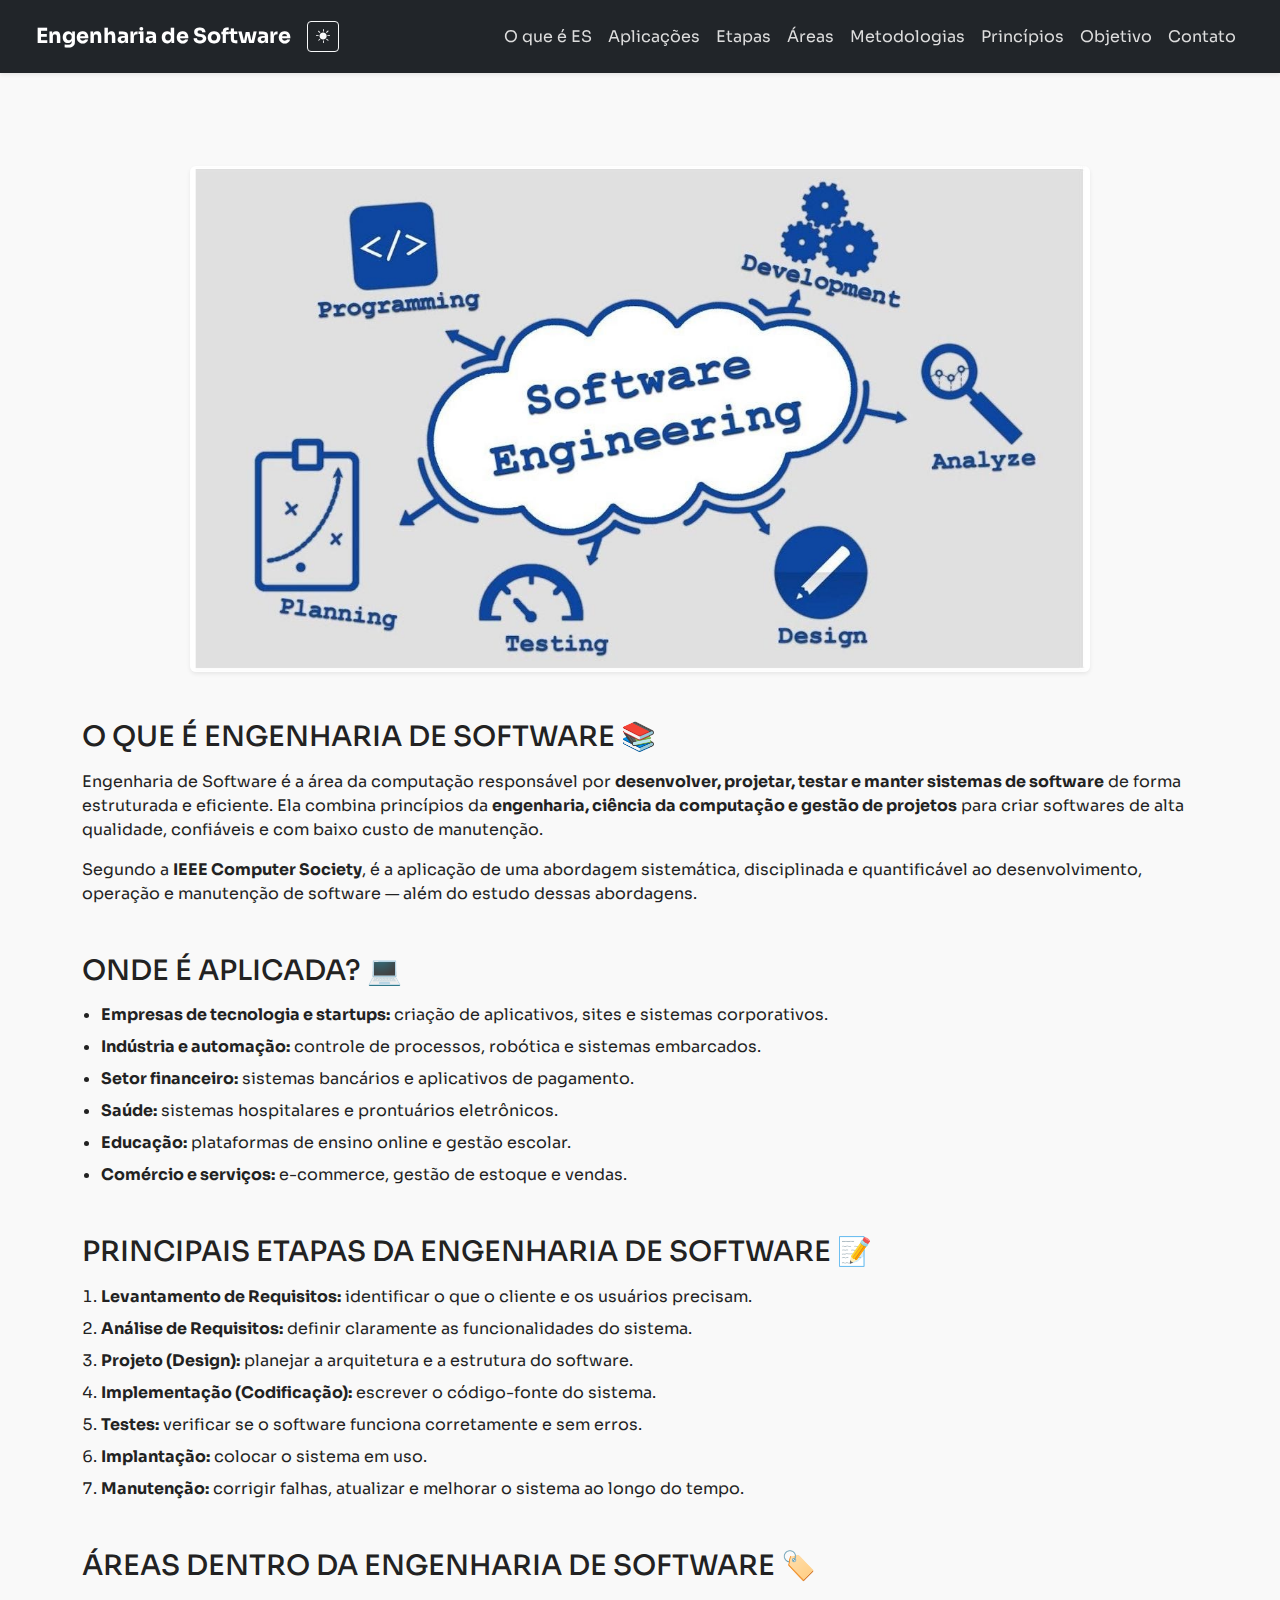
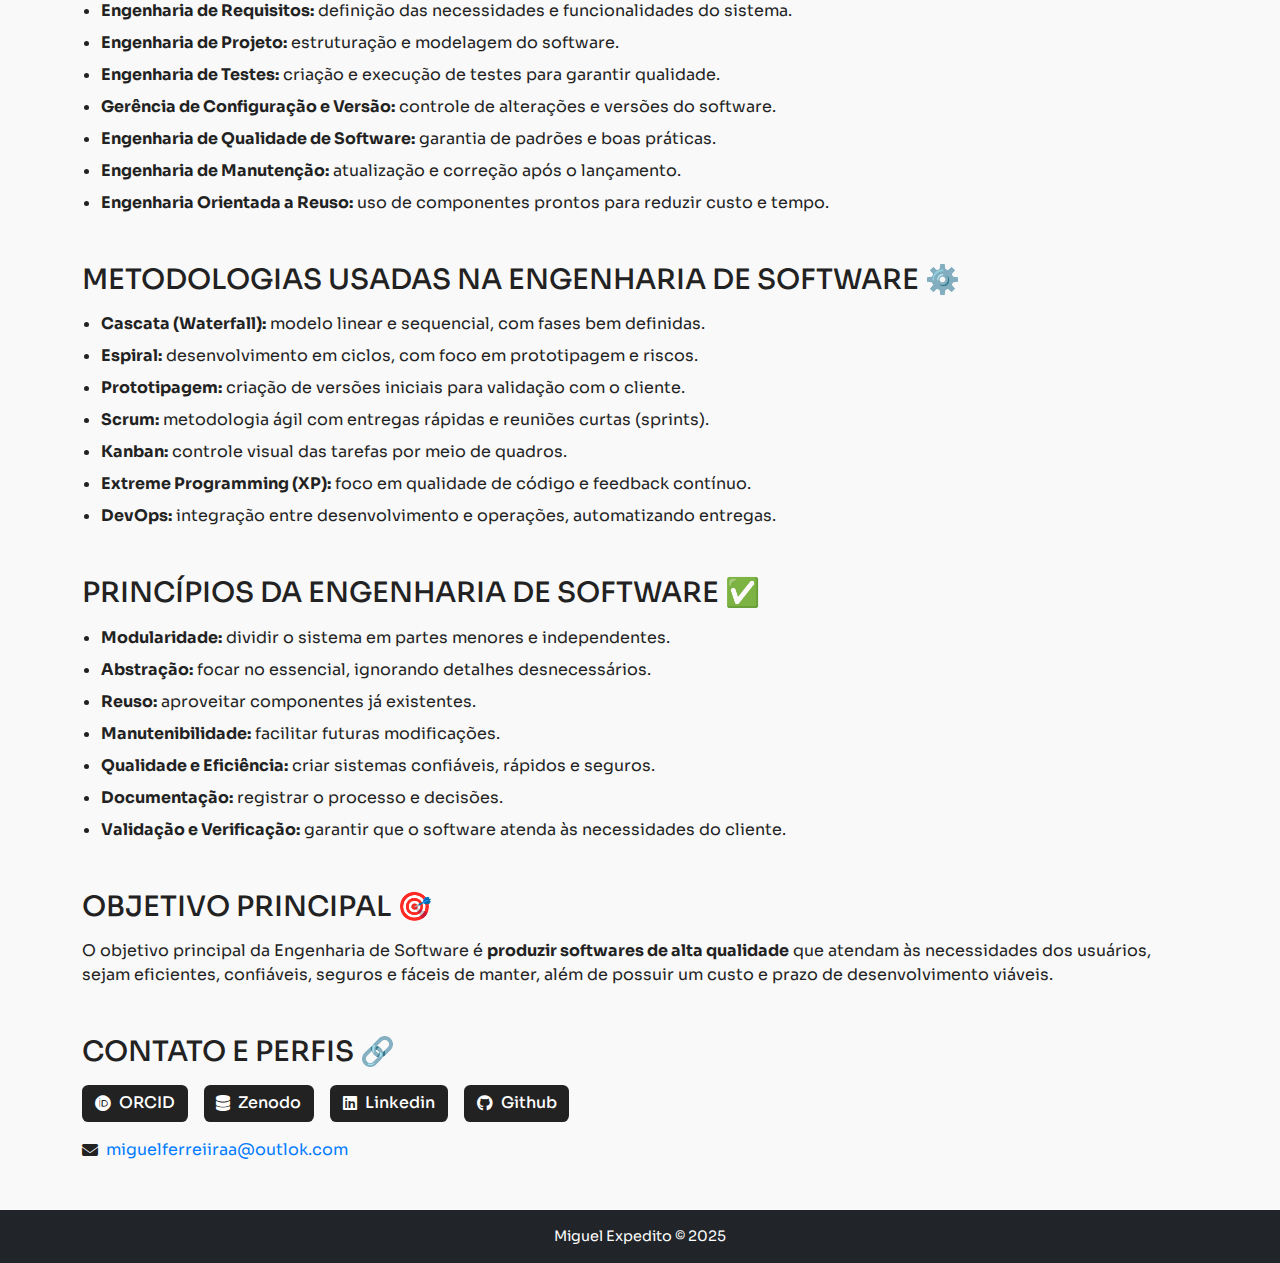
<file: index.html>
<!DOCTYPE html>
<html lang="pt-BR">

<head>
  <meta charset="UTF-8" />
  <meta name="viewport" content="width=device-width, initial-scale=1.0" />
  <title>Resumo - Engenharia de Software</title>

  <!-- Google Fonts - Sora -->
  <link href="https://fonts.googleapis.com/css2?family=Sora:wght@400;600;700&display=swap" rel="stylesheet" />
  <link rel="icon" type="image/png" sizes="16x16" href="/favicon-16x16.png">
  <link rel="icon" type="image/png" sizes="32x32" href="/favicon-32x32.png">
  <link rel="apple-touch-icon" sizes="180x180" href="/apple-touch-icon-180x180.png">

  <!-- Bootstrap CSS -->
  <link href="https://cdn.jsdelivr.net/npm/bootstrap@5.3.3/dist/css/bootstrap.min.css" rel="stylesheet" />

  <!-- Bootstrap Icons -->
  <link href="https://cdn.jsdelivr.net/npm/bootstrap-icons@1.11.3/font/bootstrap-icons.css" rel="stylesheet" />

  <!-- Font Awesome -->
  <link href="https://cdnjs.cloudflare.com/ajax/libs/font-awesome/6.4.0/css/all.min.css" rel="stylesheet">

  <!-- CSS Custom -->
  <link rel="stylesheet" href="./css/style.css" />
</head>

<body class="light-theme">
  <header class="navbar navbar-expand-lg navbar-dark bg-dark fixed-top shadow-sm px-4 py-3">
    <div class="container-fluid">
      <a class="navbar-brand fw-bold" href="#">Engenharia de Software</a>

      <button id="theme-toggle" class="btn btn-sm btn-outline-light me-2" title="Alternar tema">
        <i class="bi bi-brightness-high-fill" id="theme-icon"></i>
      </button>

      <button class="navbar-toggler" type="button" data-bs-toggle="collapse" data-bs-target="#navbarNav"
        aria-controls="navbarNav" aria-expanded="false" aria-label="Toggle navigation">
        <span class="navbar-toggler-icon"></span>
      </button>

      <nav class="collapse navbar-collapse" id="navbarNav">
        <ul class="navbar-nav ms-auto">
          <li class="nav-item"><a class="nav-link" href="#oque">O que é ES</a></li>
          <li class="nav-item"><a class="nav-link" href="#onde">Aplicações</a></li>
          <li class="nav-item"><a class="nav-link" href="#etapas">Etapas</a></li>
          <li class="nav-item"><a class="nav-link" href="#areas">Áreas</a></li>
          <li class="nav-item"><a class="nav-link" href="#metodos">Metodologias</a></li>
          <li class="nav-item"><a class="nav-link" href="#principios">Princípios</a></li>
          <li class="nav-item"><a class="nav-link" href="#objetivo">Objetivo</a></li>
          <li class="nav-item"><a class="nav-link" href="#contact">Contato</a></li>
        </ul>
      </nav>
    </div>
  </header>

  <div class="mt-5 pt-4"></div>

  <!-- IMAGEM PRINCIPAL -->
  <section class="image-section text-center my-4">
    <img src="./assets/img/engenharia.jpg" alt="Engenharia de Software" class="img-fluid rounded shadow-sm">
  </section>

  <!-- CONTEÚDO -->
  <main class="container my-5">
    <section id="oque" class="mb-5">
      <h3>O QUE É ENGENHARIA DE SOFTWARE 📚</h3>
      <p>
        Engenharia de Software é a área da computação responsável por <strong>desenvolver, projetar, testar e manter sistemas de software</strong> de forma estruturada e eficiente.
        Ela combina princípios da <strong>engenharia, ciência da computação e gestão de projetos</strong> para criar softwares de alta qualidade, confiáveis e com baixo custo de manutenção.
      </p>
      <p>
        Segundo a <strong>IEEE Computer Society</strong>, é a aplicação de uma abordagem sistemática, disciplinada e quantificável ao desenvolvimento, operação e manutenção de software — além do estudo dessas abordagens.
      </p>
    </section>

    <section id="onde" class="mb-5">
      <h3>ONDE É APLICADA? 💻</h3>
      <ul>
        <li><strong>Empresas de tecnologia e startups:</strong> criação de aplicativos, sites e sistemas corporativos.</li>
        <li><strong>Indústria e automação:</strong> controle de processos, robótica e sistemas embarcados.</li>
        <li><strong>Setor financeiro:</strong> sistemas bancários e aplicativos de pagamento.</li>
        <li><strong>Saúde:</strong> sistemas hospitalares e prontuários eletrônicos.</li>
        <li><strong>Educação:</strong> plataformas de ensino online e gestão escolar.</li>
        <li><strong>Comércio e serviços:</strong> e-commerce, gestão de estoque e vendas.</li>
      </ul>
    </section>

    <section id="etapas" class="mb-5">
      <h3>PRINCIPAIS ETAPAS DA ENGENHARIA DE SOFTWARE 📝</h3>
      <ol>
        <li><strong>Levantamento de Requisitos:</strong> identificar o que o cliente e os usuários precisam.</li>
        <li><strong>Análise de Requisitos:</strong> definir claramente as funcionalidades do sistema.</li>
        <li><strong>Projeto (Design):</strong> planejar a arquitetura e a estrutura do software.</li>
        <li><strong>Implementação (Codificação):</strong> escrever o código-fonte do sistema.</li>
        <li><strong>Testes:</strong> verificar se o software funciona corretamente e sem erros.</li>
        <li><strong>Implantação:</strong> colocar o sistema em uso.</li>
        <li><strong>Manutenção:</strong> corrigir falhas, atualizar e melhorar o sistema ao longo do tempo.</li>
      </ol>
    </section>

    <section id="areas" class="mb-5">
      <h3>ÁREAS DENTRO DA ENGENHARIA DE SOFTWARE 🏷️</h3>
      <ul>
        <li><strong>Engenharia de Requisitos:</strong> definição das necessidades e funcionalidades do sistema.</li>
        <li><strong>Engenharia de Projeto:</strong> estruturação e modelagem do software.</li>
        <li><strong>Engenharia de Testes:</strong> criação e execução de testes para garantir qualidade.</li>
        <li><strong>Gerência de Configuração e Versão:</strong> controle de alterações e versões do software.</li>
        <li><strong>Engenharia de Qualidade de Software:</strong> garantia de padrões e boas práticas.</li>
        <li><strong>Engenharia de Manutenção:</strong> atualização e correção após o lançamento.</li>
        <li><strong>Engenharia Orientada a Reuso:</strong> uso de componentes prontos para reduzir custo e tempo.</li>
      </ul>
    </section>

    <section id="metodos" class="mb-5">
      <h3>METODOLOGIAS USADAS NA ENGENHARIA DE SOFTWARE ⚙️</h3>
      <ul>
        <li><strong>Cascata (Waterfall):</strong> modelo linear e sequencial, com fases bem definidas.</li>
        <li><strong>Espiral:</strong> desenvolvimento em ciclos, com foco em prototipagem e riscos.</li>
        <li><strong>Prototipagem:</strong> criação de versões iniciais para validação com o cliente.</li>
        <li><strong>Scrum:</strong> metodologia ágil com entregas rápidas e reuniões curtas (sprints).</li>
        <li><strong>Kanban:</strong> controle visual das tarefas por meio de quadros.</li>
        <li><strong>Extreme Programming (XP):</strong> foco em qualidade de código e feedback contínuo.</li>
        <li><strong>DevOps:</strong> integração entre desenvolvimento e operações, automatizando entregas.</li>
      </ul>
    </section>

    <section id="principios" class="mb-5">
      <h3>PRINCÍPIOS DA ENGENHARIA DE SOFTWARE ✅</h3>
      <ul>
        <li><strong>Modularidade:</strong> dividir o sistema em partes menores e independentes.</li>
        <li><strong>Abstração:</strong> focar no essencial, ignorando detalhes desnecessários.</li>
        <li><strong>Reuso:</strong> aproveitar componentes já existentes.</li>
        <li><strong>Manutenibilidade:</strong> facilitar futuras modificações.</li>
        <li><strong>Qualidade e Eficiência:</strong> criar sistemas confiáveis, rápidos e seguros.</li>
        <li><strong>Documentação:</strong> registrar o processo e decisões.</li>
        <li><strong>Validação e Verificação:</strong> garantir que o software atenda às necessidades do cliente.</li>
      </ul>
    </section>

    <section id="objetivo" class="mb-5">
      <h3>OBJETIVO PRINCIPAL 🎯</h3>
      <p>
        O objetivo principal da Engenharia de Software é <strong>produzir softwares de alta qualidade</strong> que
        atendam às necessidades dos usuários, sejam eficientes, confiáveis, seguros e fáceis de manter, além de possuir
        um custo e prazo de desenvolvimento viáveis.
      </p>
    </section>

    <!-- SEÇÃO DE CONTATO E PERFIS -->
    <section id="contact" class="mb-5">
      <h3>CONTATO E PERFIS 🔗</h3>

      <div class="profile-links mb-3">
        <a href="https://orcid.org/0009-0003-5991-5520" target="_blank" title="ORCID">
          <i class="fab fa-orcid"></i> ORCID
        </a>
        <a href="https://zenodo.org/users/miguel-ferreira" target="_blank" title="Zenodo">
          <i class="fas fa-database"></i> Zenodo
        </a>
        <a href="https://www.linkedin.com/in/miguel-expedito-2aa2a9164/" target="_blank" title="Linkedin">
          <i class="fab fa-linkedin"></i> Linkedin
        </a>
        <a href="https://github.com/migueleaferreira" target="_blank" title="GitHub">
          <i class="fab fa-github"></i> Github
        </a>
      </div>

      <div class="contact-info">
        <p>
          <i class="fas fa-envelope"></i>
          <a href="mailto:miguelferreiiraa@outlok.com">miguelferreiiraa@outlok.com</a>
        </p>
      </div>
    </section>
  </main>

  <footer class="text-center py-3 bg-dark text-white">
    <p>Miguel Expedito © 2025</p>
  </footer>

  <script src="https://cdn.jsdelivr.net/npm/bootstrap@5.3.3/dist/js/bootstrap.bundle.min.js"></script>
  <script src="./js/script.js"></script>
</body>

</html>
</file>
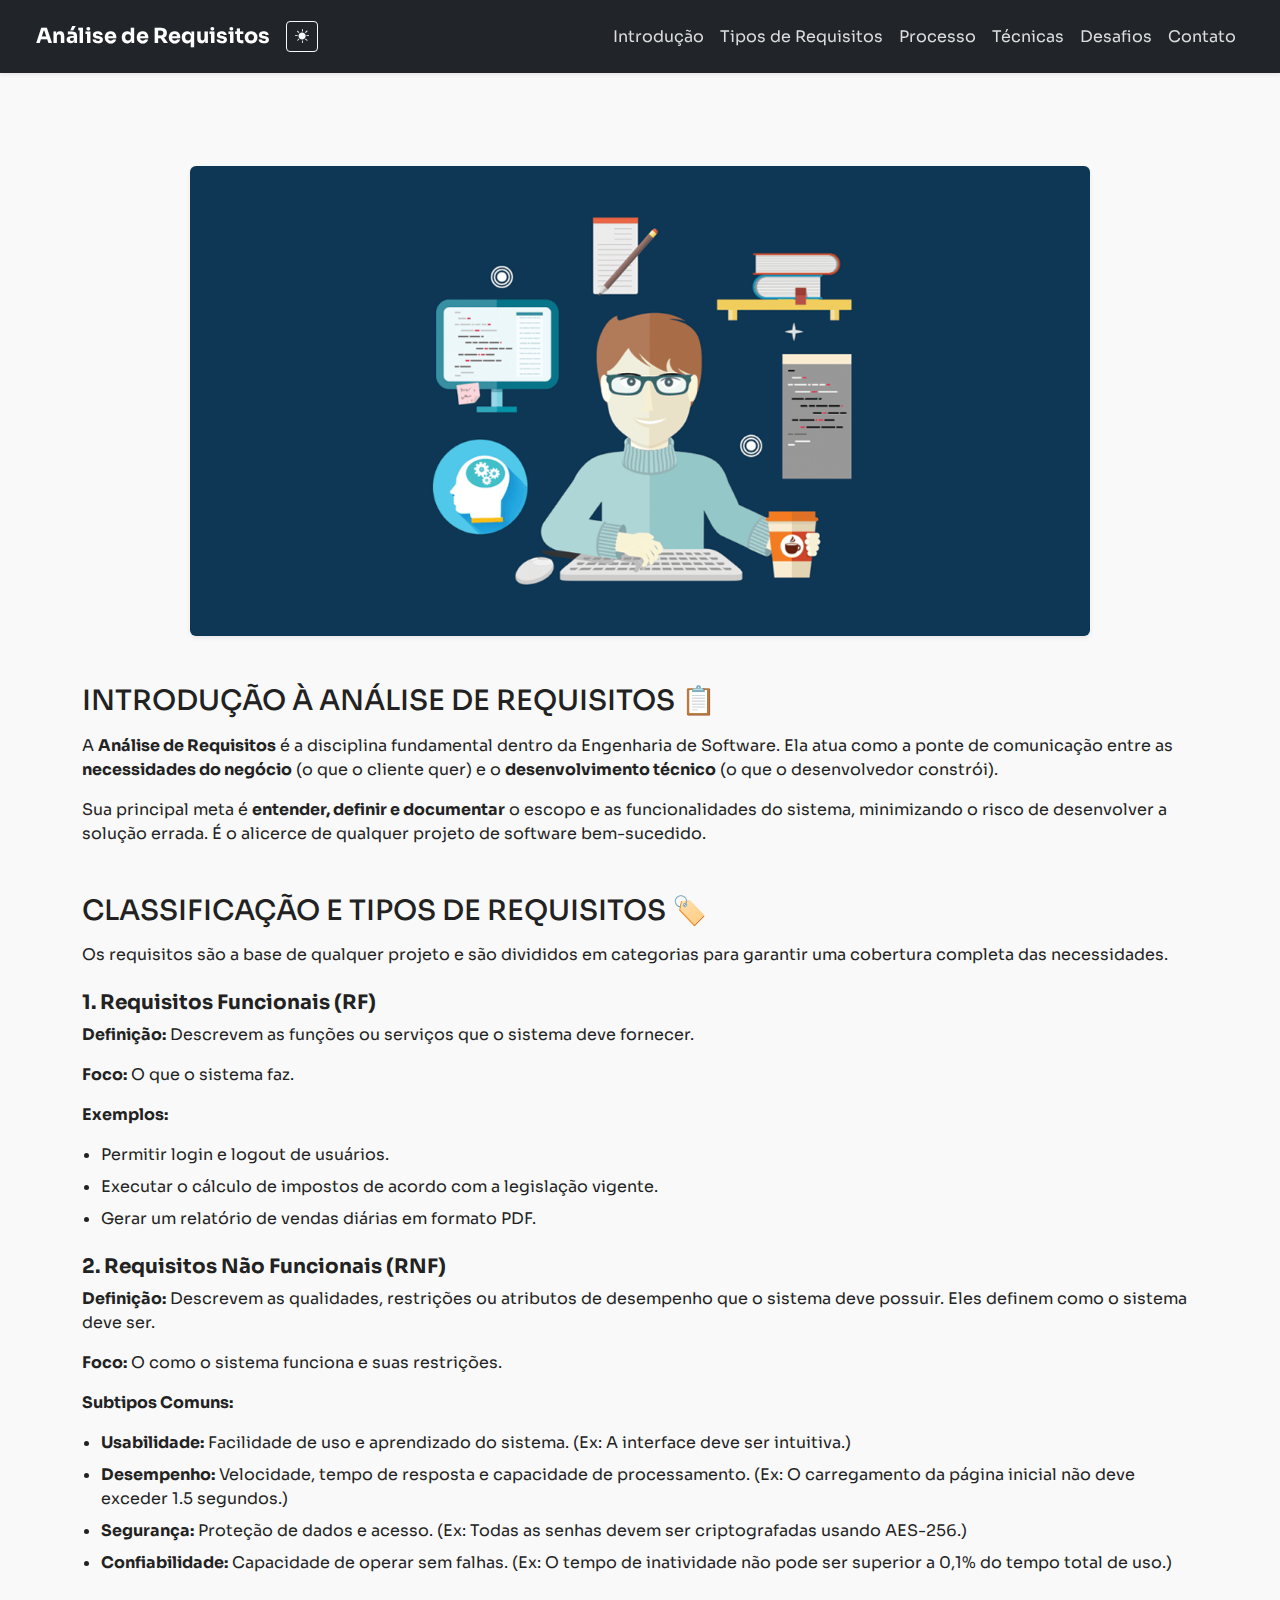
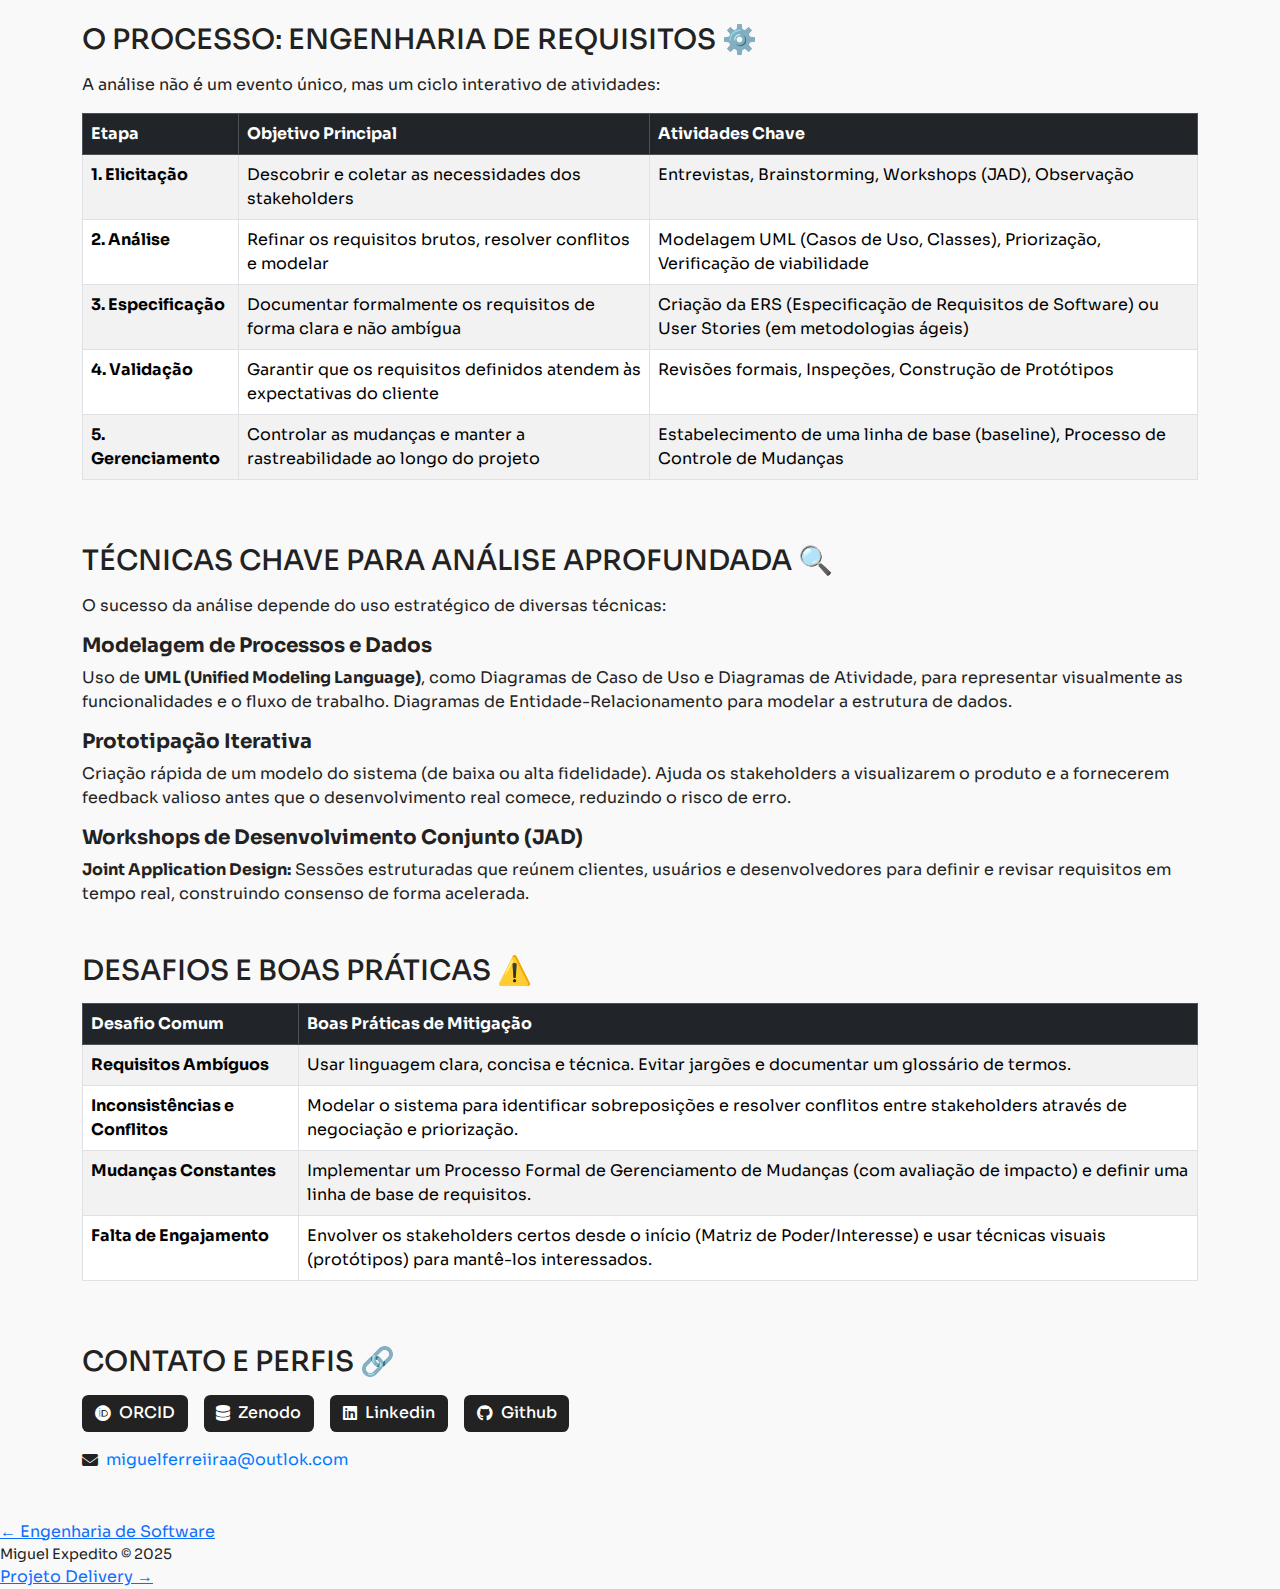
<file: analise_requisitos.html>
<!DOCTYPE html>
<html lang="pt-BR">

<head>
    <meta charset="UTF-8" />
    <meta name="viewport" content="width=device-width, initial-scale=1.0" />
    <title>Análise de Requisitos - Engenharia de Software</title>

    <!-- Google Fonts - Sora -->
    <link href="https://fonts.googleapis.com/css2?family=Sora:wght@400;600;700&display=swap" rel="stylesheet" />
    <link rel="icon" type="image/png" sizes="16x16" href="/favicon-16x16.png">
    <link rel="icon" type="image/png" sizes="32x32" href="/favicon-32x32.png">
    <link rel="apple-touch-icon" sizes="180x180" href="/apple-touch-icon-180x180.png">

    <!-- Bootstrap CSS -->
    <link href="https://cdn.jsdelivr.net/npm/bootstrap@5.3.3/dist/css/bootstrap.min.css" rel="stylesheet" />

    <!-- Bootstrap Icons -->
    <link href="https://cdn.jsdelivr.net/npm/bootstrap-icons@1.11.3/font/bootstrap-icons.css" rel="stylesheet" />

    <!-- Font Awesome -->
    <link href="https://cdnjs.cloudflare.com/ajax/libs/font-awesome/6.4.0/css/all.min.css" rel="stylesheet">

    <!-- CSS Custom -->
    <link rel="stylesheet" href="./css/style.css" />
</head>

<body class="light-theme">
    <header class="navbar navbar-expand-lg navbar-dark bg-dark fixed-top shadow-sm px-4 py-3">
        <div class="container-fluid">
            <a class="navbar-brand fw-bold" href="analise_requisitos.html">Análise de Requisitos</a>

            <button id="theme-toggle" class="btn btn-sm btn-outline-light me-2" title="Alternar tema">
                <i class="bi bi-brightness-high-fill" id="theme-icon"></i>
            </button>

            <button class="navbar-toggler" type="button" data-bs-toggle="collapse" data-bs-target="#navbarNav"
                aria-controls="navbarNav" aria-expanded="false" aria-label="Toggle navigation">
                <span class="navbar-toggler-icon"></span>
            </button>

            <nav class="collapse navbar-collapse" id="navbarNav">
                <ul class="navbar-nav ms-auto">
                    <li class="nav-item"><a class="nav-link" href="#introducao">Introdução</a></li>
                    <li class="nav-item"><a class="nav-link" href="#tipos">Tipos de Requisitos</a></li>
                    <li class="nav-item"><a class="nav-link" href="#processo">Processo</a></li>
                    <li class="nav-item"><a class="nav-link" href="#tecnicas">Técnicas</a></li>
                    <li class="nav-item"><a class="nav-link" href="#desafios">Desafios</a></li>
                    <li class="nav-item"><a class="nav-link" href="#contact">Contato</a></li>
                </ul>
            </nav>
        </div>
    </header>

    <div class="mt-5 pt-4"></div>

    <!-- IMAGEM PRINCIPAL -->
    <section class="image-section text-center my-4">
        <img src="./assets/img/anarequi.png" alt="Análise de Requisitos" class="img-fluid rounded shadow-sm">
    </section>

    <!-- CONTEÚDO -->
    <main class="container my-5">
        <section id="introducao" class="mb-5">
            <h3>INTRODUÇÃO À ANÁLISE DE REQUISITOS 📋</h3>
            <p>
                A <strong>Análise de Requisitos</strong> é a disciplina fundamental dentro da Engenharia de Software.
                Ela atua como a ponte de comunicação entre as <strong>necessidades do negócio</strong> (o que o cliente
                quer)
                e o <strong>desenvolvimento técnico</strong> (o que o desenvolvedor constrói).
            </p>
            <p>
                Sua principal meta é <strong>entender, definir e documentar</strong> o escopo e as funcionalidades do
                sistema,
                minimizando o risco de desenvolver a solução errada. É o alicerce de qualquer projeto de software
                bem-sucedido.
            </p>
        </section>

        <section id="tipos" class="mb-5">
            <h3>CLASSIFICAÇÃO E TIPOS DE REQUISITOS 🏷️</h3>
            <p>Os requisitos são a base de qualquer projeto e são divididos em categorias para garantir uma cobertura
                completa das necessidades.</p>

            <h5 class="mt-4"><strong>1. Requisitos Funcionais (RF)</strong></h5>
            <p><strong>Definição:</strong> Descrevem as funções ou serviços que o sistema deve fornecer.</p>
            <p><strong>Foco:</strong> O que o sistema faz.</p>
            <p><strong>Exemplos:</strong></p>
            <ul>
                <li>Permitir login e logout de usuários.</li>
                <li>Executar o cálculo de impostos de acordo com a legislação vigente.</li>
                <li>Gerar um relatório de vendas diárias em formato PDF.</li>
            </ul>

            <h5 class="mt-4"><strong>2. Requisitos Não Funcionais (RNF)</strong></h5>
            <p><strong>Definição:</strong> Descrevem as qualidades, restrições ou atributos de desempenho que o sistema
                deve possuir. Eles definem como o sistema deve ser.</p>
            <p><strong>Foco:</strong> O como o sistema funciona e suas restrições.</p>
            <p><strong>Subtipos Comuns:</strong></p>
            <ul>
                <li><strong>Usabilidade:</strong> Facilidade de uso e aprendizado do sistema. (Ex: A interface deve ser
                    intuitiva.)</li>
                <li><strong>Desempenho:</strong> Velocidade, tempo de resposta e capacidade de processamento. (Ex: O
                    carregamento da página inicial não deve exceder 1.5 segundos.)</li>
                <li><strong>Segurança:</strong> Proteção de dados e acesso. (Ex: Todas as senhas devem ser
                    criptografadas usando AES-256.)</li>
                <li><strong>Confiabilidade:</strong> Capacidade de operar sem falhas. (Ex: O tempo de inatividade não
                    pode ser superior a 0,1% do tempo total de uso.)</li>
            </ul>
        </section>

        <section id="processo" class="mb-5">
            <h3>O PROCESSO: ENGENHARIA DE REQUISITOS ⚙️</h3>
            <p>A análise não é um evento único, mas um ciclo interativo de atividades:</p>

            <div class="table-responsive mt-3">
                <table class="table table-bordered table-striped">
                    <thead class="table-dark">
                        <tr>
                            <th>Etapa</th>
                            <th>Objetivo Principal</th>
                            <th>Atividades Chave</th>
                        </tr>
                    </thead>
                    <tbody>
                        <tr>
                            <td><strong>1. Elicitação</strong></td>
                            <td>Descobrir e coletar as necessidades dos stakeholders</td>
                            <td>Entrevistas, Brainstorming, Workshops (JAD), Observação</td>
                        </tr>
                        <tr>
                            <td><strong>2. Análise</strong></td>
                            <td>Refinar os requisitos brutos, resolver conflitos e modelar</td>
                            <td>Modelagem UML (Casos de Uso, Classes), Priorização, Verificação de viabilidade</td>
                        </tr>
                        <tr>
                            <td><strong>3. Especificação</strong></td>
                            <td>Documentar formalmente os requisitos de forma clara e não ambígua</td>
                            <td>Criação da ERS (Especificação de Requisitos de Software) ou User Stories (em
                                metodologias ágeis)</td>
                        </tr>
                        <tr>
                            <td><strong>4. Validação</strong></td>
                            <td>Garantir que os requisitos definidos atendem às expectativas do cliente</td>
                            <td>Revisões formais, Inspeções, Construção de Protótipos</td>
                        </tr>
                        <tr>
                            <td><strong>5. Gerenciamento</strong></td>
                            <td>Controlar as mudanças e manter a rastreabilidade ao longo do projeto</td>
                            <td>Estabelecimento de uma linha de base (baseline), Processo de Controle de Mudanças</td>
                        </tr>
                    </tbody>
                </table>
            </div>
        </section>

        <section id="tecnicas" class="mb-5">
            <h3>TÉCNICAS CHAVE PARA ANÁLISE APROFUNDADA 🔍</h3>
            <p>O sucesso da análise depende do uso estratégico de diversas técnicas:</p>

            <h5 class="mt-3"><strong>Modelagem de Processos e Dados</strong></h5>
            <p>
                Uso de <strong>UML (Unified Modeling Language)</strong>, como Diagramas de Caso de Uso e Diagramas de
                Atividade,
                para representar visualmente as funcionalidades e o fluxo de trabalho. Diagramas de
                Entidade-Relacionamento
                para modelar a estrutura de dados.
            </p>

            <h5 class="mt-3"><strong>Prototipação Iterativa</strong></h5>
            <p>
                Criação rápida de um modelo do sistema (de baixa ou alta fidelidade). Ajuda os stakeholders a
                visualizarem
                o produto e a fornecerem feedback valioso antes que o desenvolvimento real comece, reduzindo o risco de
                erro.
            </p>

            <h5 class="mt-3"><strong>Workshops de Desenvolvimento Conjunto (JAD)</strong></h5>
            <p>
                <strong>Joint Application Design:</strong> Sessões estruturadas que reúnem clientes, usuários e
                desenvolvedores
                para definir e revisar requisitos em tempo real, construindo consenso de forma acelerada.
            </p>
        </section>

        <section id="desafios" class="mb-5">
            <h3>DESAFIOS E BOAS PRÁTICAS ⚠️</h3>

            <div class="table-responsive mt-3">
                <table class="table table-bordered table-striped">
                    <thead class="table-dark">
                        <tr>
                            <th>Desafio Comum</th>
                            <th>Boas Práticas de Mitigação</th>
                        </tr>
                    </thead>
                    <tbody>
                        <tr>
                            <td><strong>Requisitos Ambíguos</strong></td>
                            <td>Usar linguagem clara, concisa e técnica. Evitar jargões e documentar um glossário de
                                termos.</td>
                        </tr>
                        <tr>
                            <td><strong>Inconsistências e Conflitos</strong></td>
                            <td>Modelar o sistema para identificar sobreposições e resolver conflitos entre stakeholders
                                através de negociação e priorização.</td>
                        </tr>
                        <tr>
                            <td><strong>Mudanças Constantes</strong></td>
                            <td>Implementar um Processo Formal de Gerenciamento de Mudanças (com avaliação de impacto) e
                                definir uma linha de base de requisitos.</td>
                        </tr>
                        <tr>
                            <td><strong>Falta de Engajamento</strong></td>
                            <td>Envolver os stakeholders certos desde o início (Matriz de Poder/Interesse) e usar
                                técnicas visuais (protótipos) para mantê-los interessados.</td>
                        </tr>
                    </tbody>
                </table>
            </div>
        </section>

        <!-- SEÇÃO DE CONTATO E PERFIS -->
        <section id="contact" class="mb-5">
            <h3>CONTATO E PERFIS 🔗</h3>

            <div class="profile-links mb-3">
                <a href="https://orcid.org/0009-0003-5991-5520" target="_blank" title="ORCID">
                    <i class="fab fa-orcid"></i> ORCID
                </a>
                <a href="https://zenodo.org/users/miguel-ferreira" target="_blank" title="Zenodo">
                    <i class="fas fa-database"></i> Zenodo
                </a>
                <a href="https://www.linkedin.com/in/miguel-expedito-2aa2a9164/" target="_blank" title="Linkedin">
                    <i class="fab fa-linkedin"></i> Linkedin
                </a>
                <a href="https://github.com/migueleaferreira" target="_blank" title="GitHub">
                    <i class="fab fa-github"></i> Github
                </a>
            </div>

            <div class="contact-info">
                <p>
                    <i class="fas fa-envelope"></i>
                    <a href="mailto:miguelferreiiraa@outlok.com">miguelferreiiraa@outlok.com</a>
                </p>
            </div>
        </section>
    </main>

    <footer>
        <div class="footer-container">
            <a href="engenharia_de_software.html" class="footer-link left">← Engenharia de Software</a>
            <p class="footer-name">Miguel Expedito © 2025</p>
            <a href="projeto_delivery.html" class="footer-link right">Projeto Delivery →</a>
        </div>
    </footer>

    <script src="https://cdn.jsdelivr.net/npm/bootstrap@5.3.3/dist/js/bootstrap.bundle.min.js"></script>
    <script src="./js/script.js"></script>
</body>

</html>
</file>
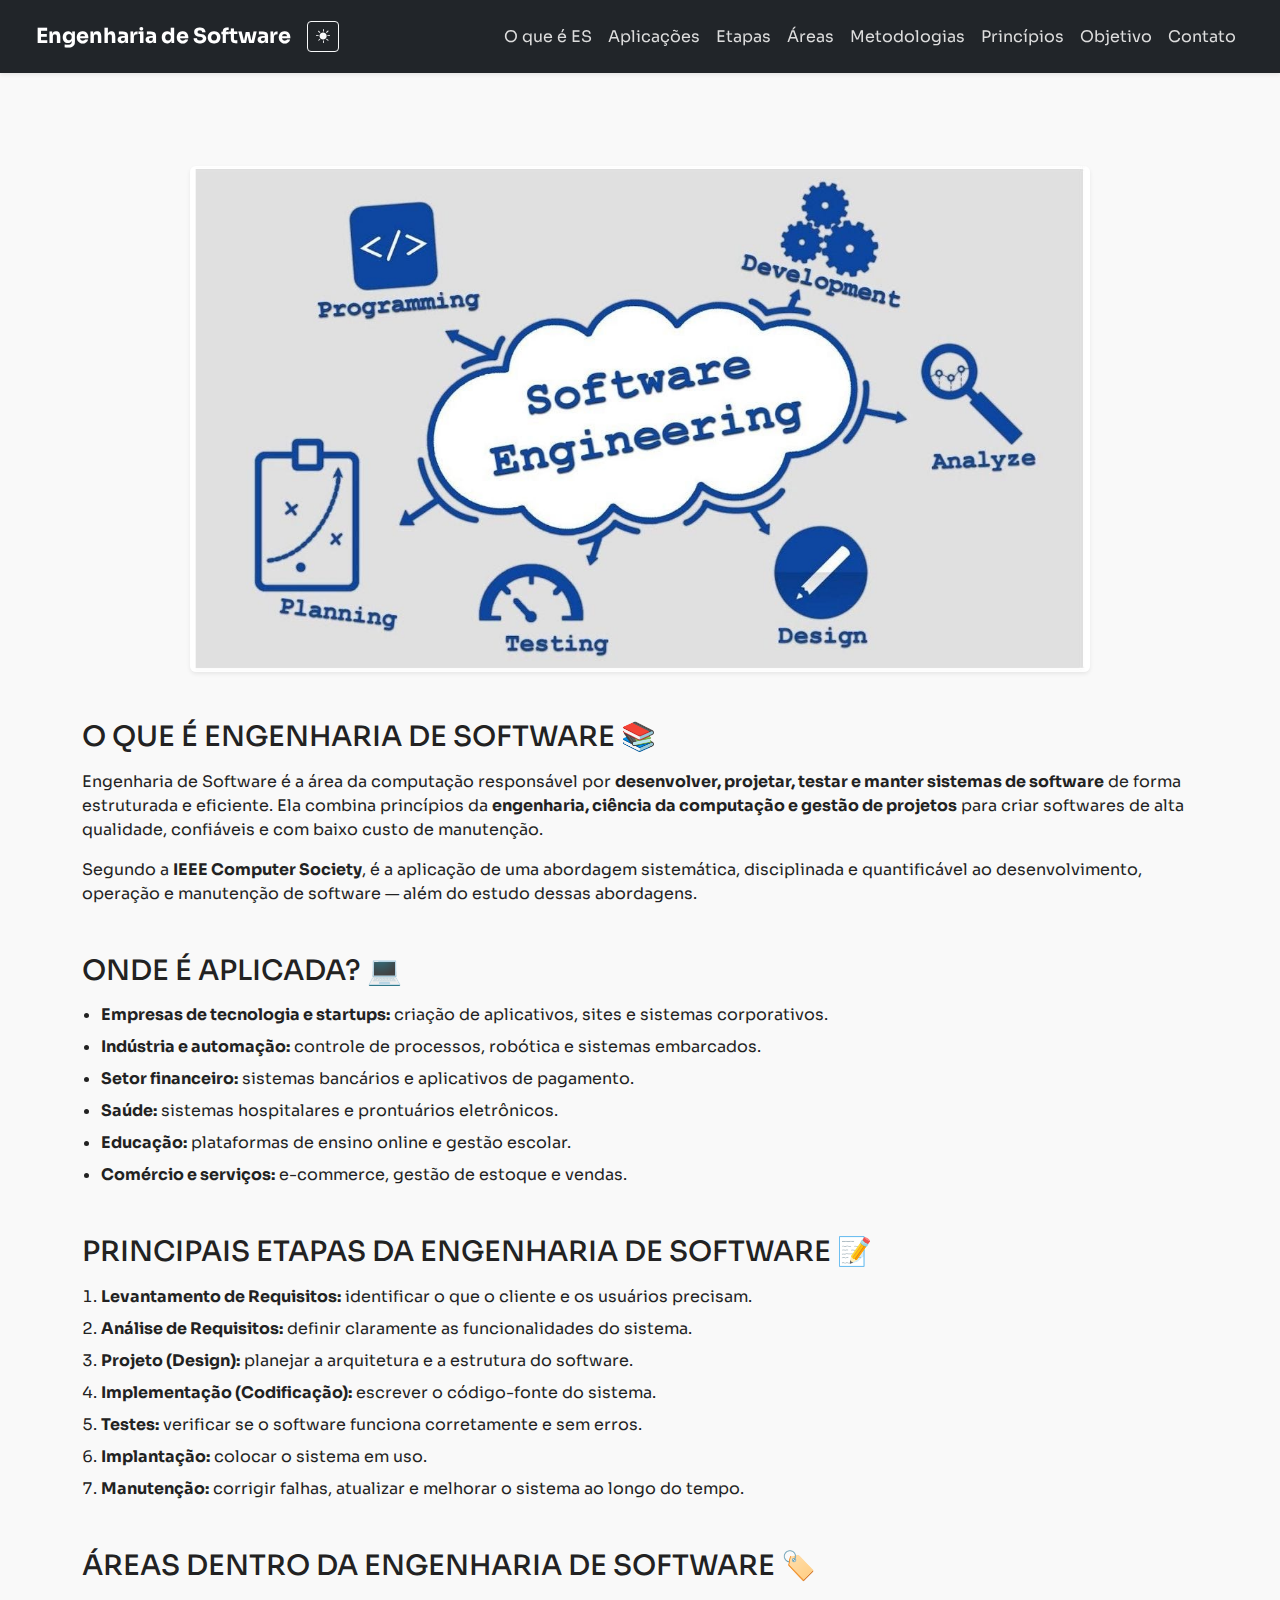
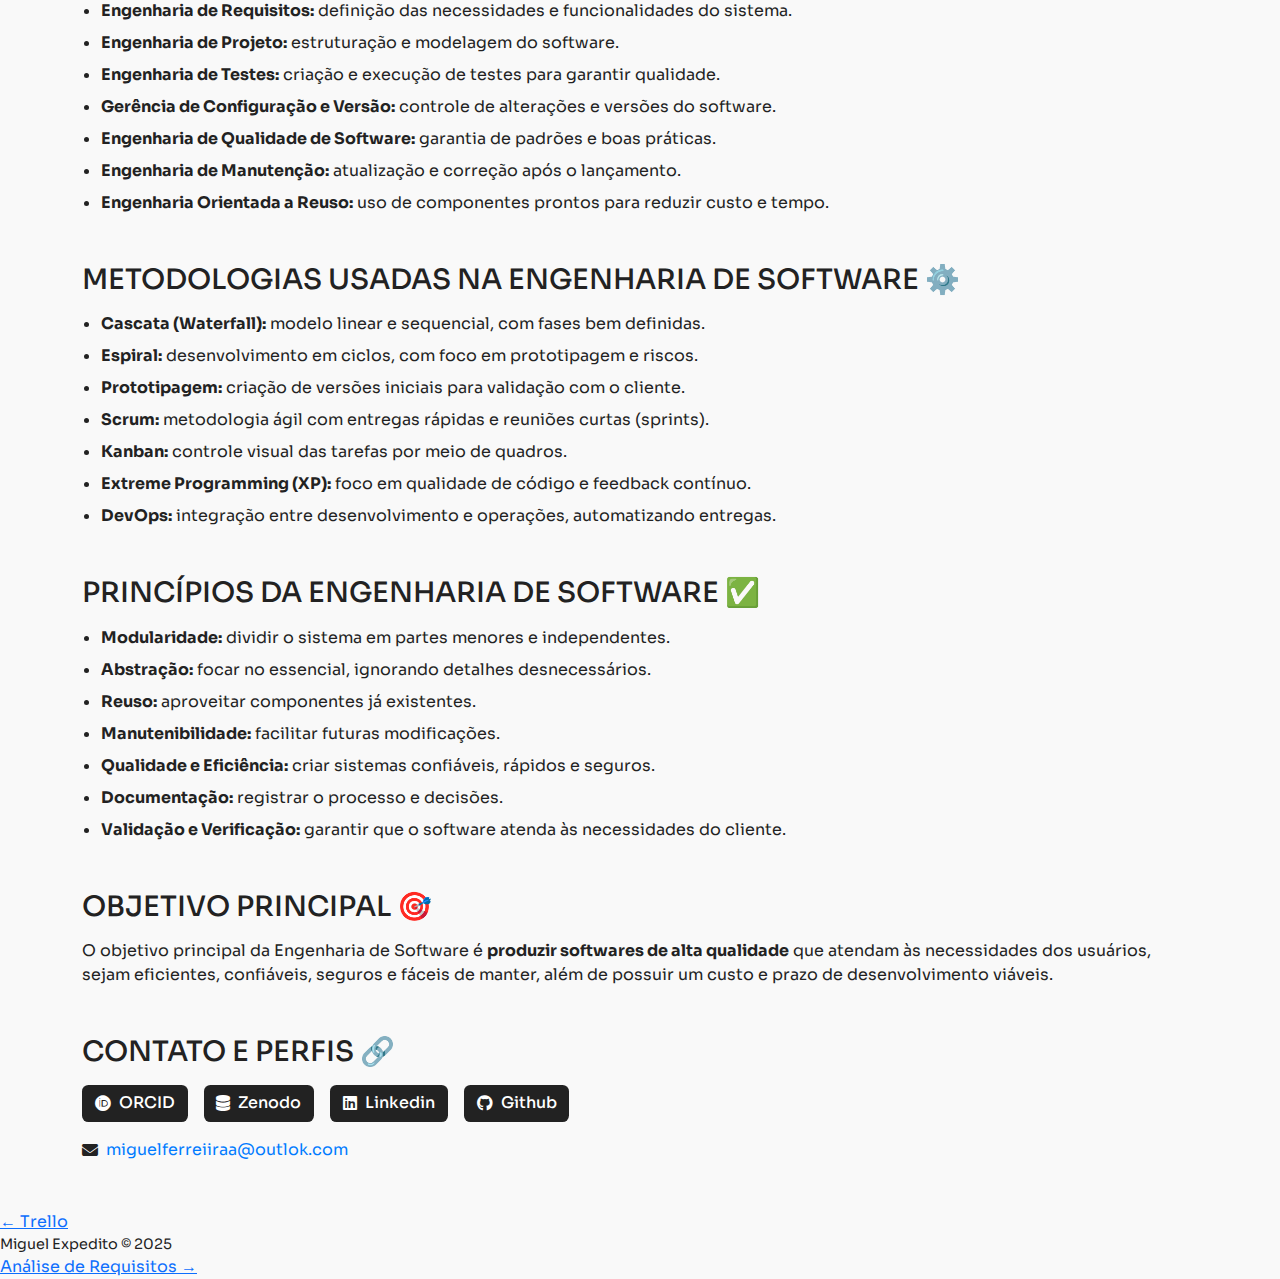
<file: engenharia_de_software.html>
<!DOCTYPE html>
<html lang="pt-BR">

<head>
  <meta charset="UTF-8" />
  <meta name="viewport" content="width=device-width, initial-scale=1.0" />
  <title>Resumo - Engenharia de Software</title>

  <!-- Google Fonts - Sora -->
  <link href="https://fonts.googleapis.com/css2?family=Sora:wght@400;600;700&display=swap" rel="stylesheet" />
  <link rel="icon" type="image/png" sizes="16x16" href="/favicon-16x16.png">
  <link rel="icon" type="image/png" sizes="32x32" href="/favicon-32x32.png">
  <link rel="apple-touch-icon" sizes="180x180" href="/apple-touch-icon-180x180.png">

  <!-- Bootstrap CSS -->
  <link href="https://cdn.jsdelivr.net/npm/bootstrap@5.3.3/dist/css/bootstrap.min.css" rel="stylesheet" />

  <!-- Bootstrap Icons -->
  <link href="https://cdn.jsdelivr.net/npm/bootstrap-icons@1.11.3/font/bootstrap-icons.css" rel="stylesheet" />

  <!-- Font Awesome -->
  <link href="https://cdnjs.cloudflare.com/ajax/libs/font-awesome/6.4.0/css/all.min.css" rel="stylesheet">

  <!-- CSS Custom -->
  <link rel="stylesheet" href="./css/style.css" />
</head>

<body class="light-theme">
  <header class="navbar navbar-expand-lg navbar-dark bg-dark fixed-top shadow-sm px-4 py-3">
    <div class="container-fluid">
      <a class="navbar-brand fw-bold" href="engenharia_de_software.html">Engenharia de Software</a>

      <button id="theme-toggle" class="btn btn-sm btn-outline-light me-2" title="Alternar tema">
        <i class="bi bi-brightness-high-fill" id="theme-icon"></i>
      </button>

      <button class="navbar-toggler" type="button" data-bs-toggle="collapse" data-bs-target="#navbarNav"
        aria-controls="navbarNav" aria-expanded="false" aria-label="Toggle navigation">
        <span class="navbar-toggler-icon"></span>
      </button>

      <nav class="collapse navbar-collapse" id="navbarNav">
        <ul class="navbar-nav ms-auto">
          <li class="nav-item"><a class="nav-link" href="#oque">O que é ES</a></li>
          <li class="nav-item"><a class="nav-link" href="#onde">Aplicações</a></li>
          <li class="nav-item"><a class="nav-link" href="#etapas">Etapas</a></li>
          <li class="nav-item"><a class="nav-link" href="#areas">Áreas</a></li>
          <li class="nav-item"><a class="nav-link" href="#metodos">Metodologias</a></li>
          <li class="nav-item"><a class="nav-link" href="#principios">Princípios</a></li>
          <li class="nav-item"><a class="nav-link" href="#objetivo">Objetivo</a></li>
          <li class="nav-item"><a class="nav-link" href="#contact">Contato</a></li>
        </ul>
      </nav>
    </div>
  </header>

  <div class="mt-5 pt-4"></div>

  <!-- IMAGEM PRINCIPAL -->
  <section class="image-section text-center my-4">
    <img src="./assets/img/engenharia.jpg" alt="Engenharia de Software" class="img-fluid rounded shadow-sm">
  </section>

  <!-- CONTEÚDO -->
  <main class="container my-5">
    <section id="oque" class="mb-5">
      <h3>O QUE É ENGENHARIA DE SOFTWARE 📚</h3>
      <p>
        Engenharia de Software é a área da computação responsável por <strong>desenvolver, projetar, testar e manter
          sistemas de software</strong> de forma estruturada e eficiente.
        Ela combina princípios da <strong>engenharia, ciência da computação e gestão de projetos</strong> para criar
        softwares de alta qualidade, confiáveis e com baixo custo de manutenção.
      </p>
      <p>
        Segundo a <strong>IEEE Computer Society</strong>, é a aplicação de uma abordagem sistemática, disciplinada e
        quantificável ao desenvolvimento, operação e manutenção de software — além do estudo dessas abordagens.
      </p>
    </section>

    <section id="onde" class="mb-5">
      <h3>ONDE É APLICADA? 💻</h3>
      <ul>
        <li><strong>Empresas de tecnologia e startups:</strong> criação de aplicativos, sites e sistemas corporativos.
        </li>
        <li><strong>Indústria e automação:</strong> controle de processos, robótica e sistemas embarcados.</li>
        <li><strong>Setor financeiro:</strong> sistemas bancários e aplicativos de pagamento.</li>
        <li><strong>Saúde:</strong> sistemas hospitalares e prontuários eletrônicos.</li>
        <li><strong>Educação:</strong> plataformas de ensino online e gestão escolar.</li>
        <li><strong>Comércio e serviços:</strong> e-commerce, gestão de estoque e vendas.</li>
      </ul>
    </section>

    <section id="etapas" class="mb-5">
      <h3>PRINCIPAIS ETAPAS DA ENGENHARIA DE SOFTWARE 📝</h3>
      <ol>
        <li><strong>Levantamento de Requisitos:</strong> identificar o que o cliente e os usuários precisam.</li>
        <li><strong>Análise de Requisitos:</strong> definir claramente as funcionalidades do sistema.</li>
        <li><strong>Projeto (Design):</strong> planejar a arquitetura e a estrutura do software.</li>
        <li><strong>Implementação (Codificação):</strong> escrever o código-fonte do sistema.</li>
        <li><strong>Testes:</strong> verificar se o software funciona corretamente e sem erros.</li>
        <li><strong>Implantação:</strong> colocar o sistema em uso.</li>
        <li><strong>Manutenção:</strong> corrigir falhas, atualizar e melhorar o sistema ao longo do tempo.</li>
      </ol>
    </section>

    <section id="areas" class="mb-5">
      <h3>ÁREAS DENTRO DA ENGENHARIA DE SOFTWARE 🏷️</h3>
      <ul>
        <li><strong>Engenharia de Requisitos:</strong> definição das necessidades e funcionalidades do sistema.</li>
        <li><strong>Engenharia de Projeto:</strong> estruturação e modelagem do software.</li>
        <li><strong>Engenharia de Testes:</strong> criação e execução de testes para garantir qualidade.</li>
        <li><strong>Gerência de Configuração e Versão:</strong> controle de alterações e versões do software.</li>
        <li><strong>Engenharia de Qualidade de Software:</strong> garantia de padrões e boas práticas.</li>
        <li><strong>Engenharia de Manutenção:</strong> atualização e correção após o lançamento.</li>
        <li><strong>Engenharia Orientada a Reuso:</strong> uso de componentes prontos para reduzir custo e tempo.</li>
      </ul>
    </section>

    <section id="metodos" class="mb-5">
      <h3>METODOLOGIAS USADAS NA ENGENHARIA DE SOFTWARE ⚙️</h3>
      <ul>
        <li><strong>Cascata (Waterfall):</strong> modelo linear e sequencial, com fases bem definidas.</li>
        <li><strong>Espiral:</strong> desenvolvimento em ciclos, com foco em prototipagem e riscos.</li>
        <li><strong>Prototipagem:</strong> criação de versões iniciais para validação com o cliente.</li>
        <li><strong>Scrum:</strong> metodologia ágil com entregas rápidas e reuniões curtas (sprints).</li>
        <li><strong>Kanban:</strong> controle visual das tarefas por meio de quadros.</li>
        <li><strong>Extreme Programming (XP):</strong> foco em qualidade de código e feedback contínuo.</li>
        <li><strong>DevOps:</strong> integração entre desenvolvimento e operações, automatizando entregas.</li>
      </ul>
    </section>

    <section id="principios" class="mb-5">
      <h3>PRINCÍPIOS DA ENGENHARIA DE SOFTWARE ✅</h3>
      <ul>
        <li><strong>Modularidade:</strong> dividir o sistema em partes menores e independentes.</li>
        <li><strong>Abstração:</strong> focar no essencial, ignorando detalhes desnecessários.</li>
        <li><strong>Reuso:</strong> aproveitar componentes já existentes.</li>
        <li><strong>Manutenibilidade:</strong> facilitar futuras modificações.</li>
        <li><strong>Qualidade e Eficiência:</strong> criar sistemas confiáveis, rápidos e seguros.</li>
        <li><strong>Documentação:</strong> registrar o processo e decisões.</li>
        <li><strong>Validação e Verificação:</strong> garantir que o software atenda às necessidades do cliente.</li>
      </ul>
    </section>

    <section id="objetivo" class="mb-5">
      <h3>OBJETIVO PRINCIPAL 🎯</h3>
      <p>
        O objetivo principal da Engenharia de Software é <strong>produzir softwares de alta qualidade</strong> que
        atendam às necessidades dos usuários, sejam eficientes, confiáveis, seguros e fáceis de manter, além de possuir
        um custo e prazo de desenvolvimento viáveis.
      </p>
    </section>

    <!-- SEÇÃO DE CONTATO E PERFIS -->
    <section id="contact" class="mb-5">
      <h3>CONTATO E PERFIS 🔗</h3>

      <div class="profile-links mb-3">
        <a href="https://orcid.org/0009-0003-5991-5520" target="_blank" title="ORCID">
          <i class="fab fa-orcid"></i> ORCID
        </a>
        <a href="https://zenodo.org/users/miguel-ferreira" target="_blank" title="Zenodo">
          <i class="fas fa-database"></i> Zenodo
        </a>
        <a href="https://www.linkedin.com/in/miguel-expedito-2aa2a9164/" target="_blank" title="Linkedin">
          <i class="fab fa-linkedin"></i> Linkedin
        </a>
        <a href="https://github.com/migueleaferreira" target="_blank" title="GitHub">
          <i class="fab fa-github"></i> Github
        </a>
      </div>

      <div class="contact-info">
        <p>
          <i class="fas fa-envelope"></i>
          <a href="mailto:miguelferreiiraa@outlok.com">miguelferreiiraa@outlok.com</a>
        </p>
      </div>
    </section>
  </main>

  <footer>
    <div class="footer-container">
      <a href="trello.html" class="footer-link left">← Trello</a>
      <p class="footer-name">Miguel Expedito © 2025</p>
      <a href="analise_requisitos.html" class="footer-link right">Análise de Requisitos →</a>
    </div>
  </footer>

  <script src="https://cdn.jsdelivr.net/npm/bootstrap@5.3.3/dist/js/bootstrap.bundle.min.js"></script>
  <script src="./js/script.js"></script>
</body>

</html>
</file>
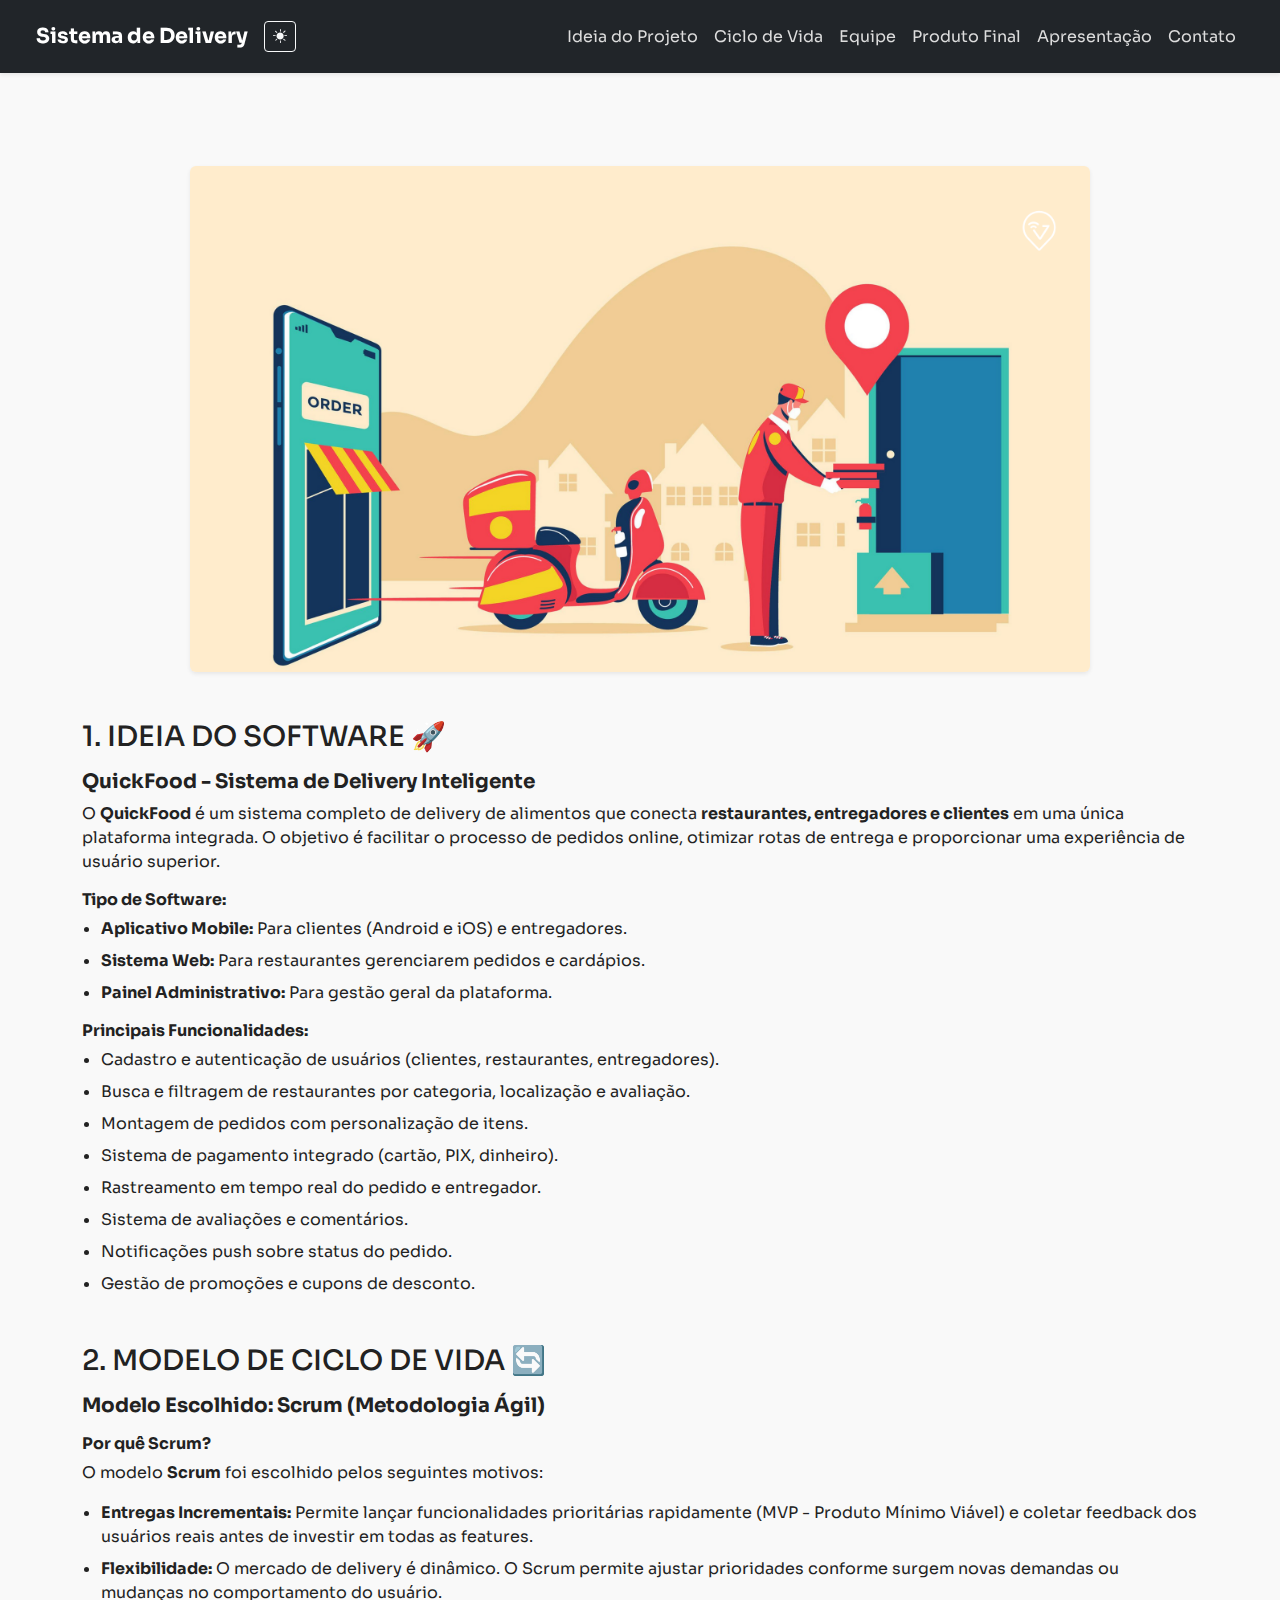
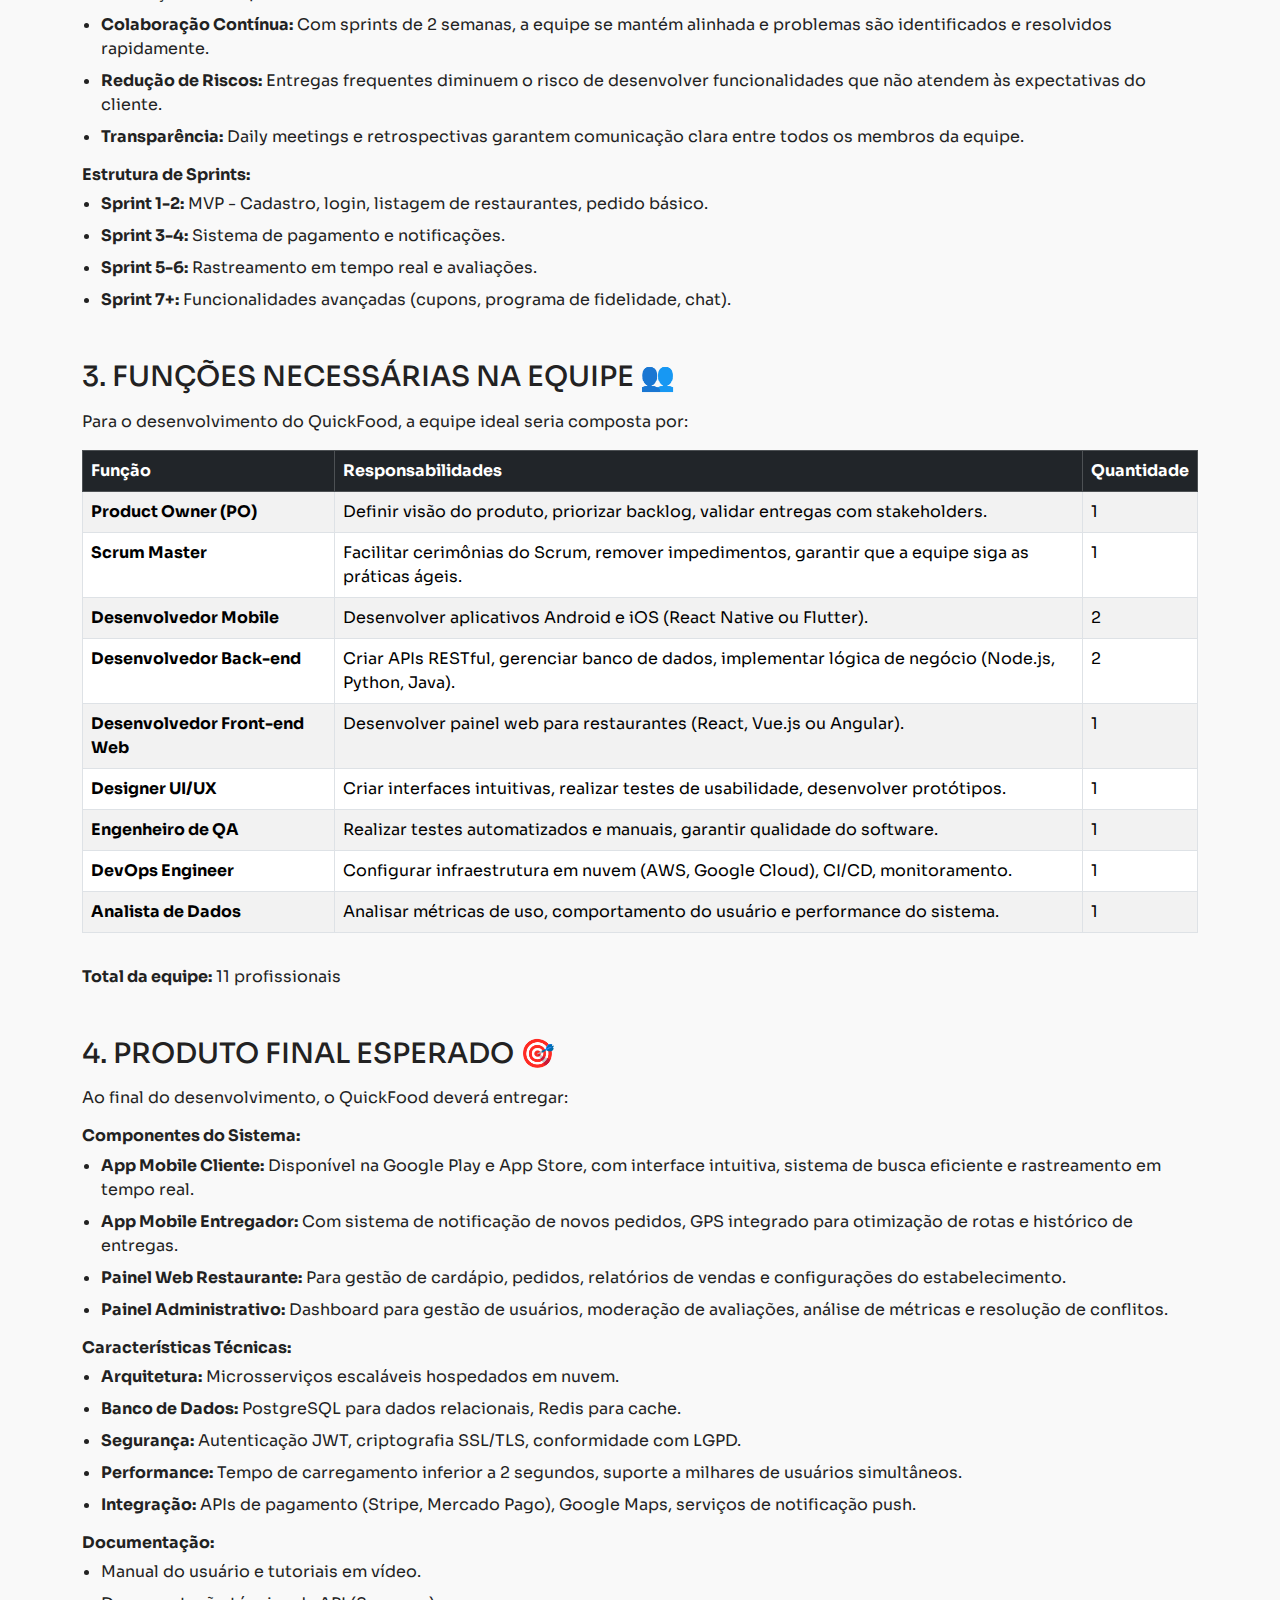
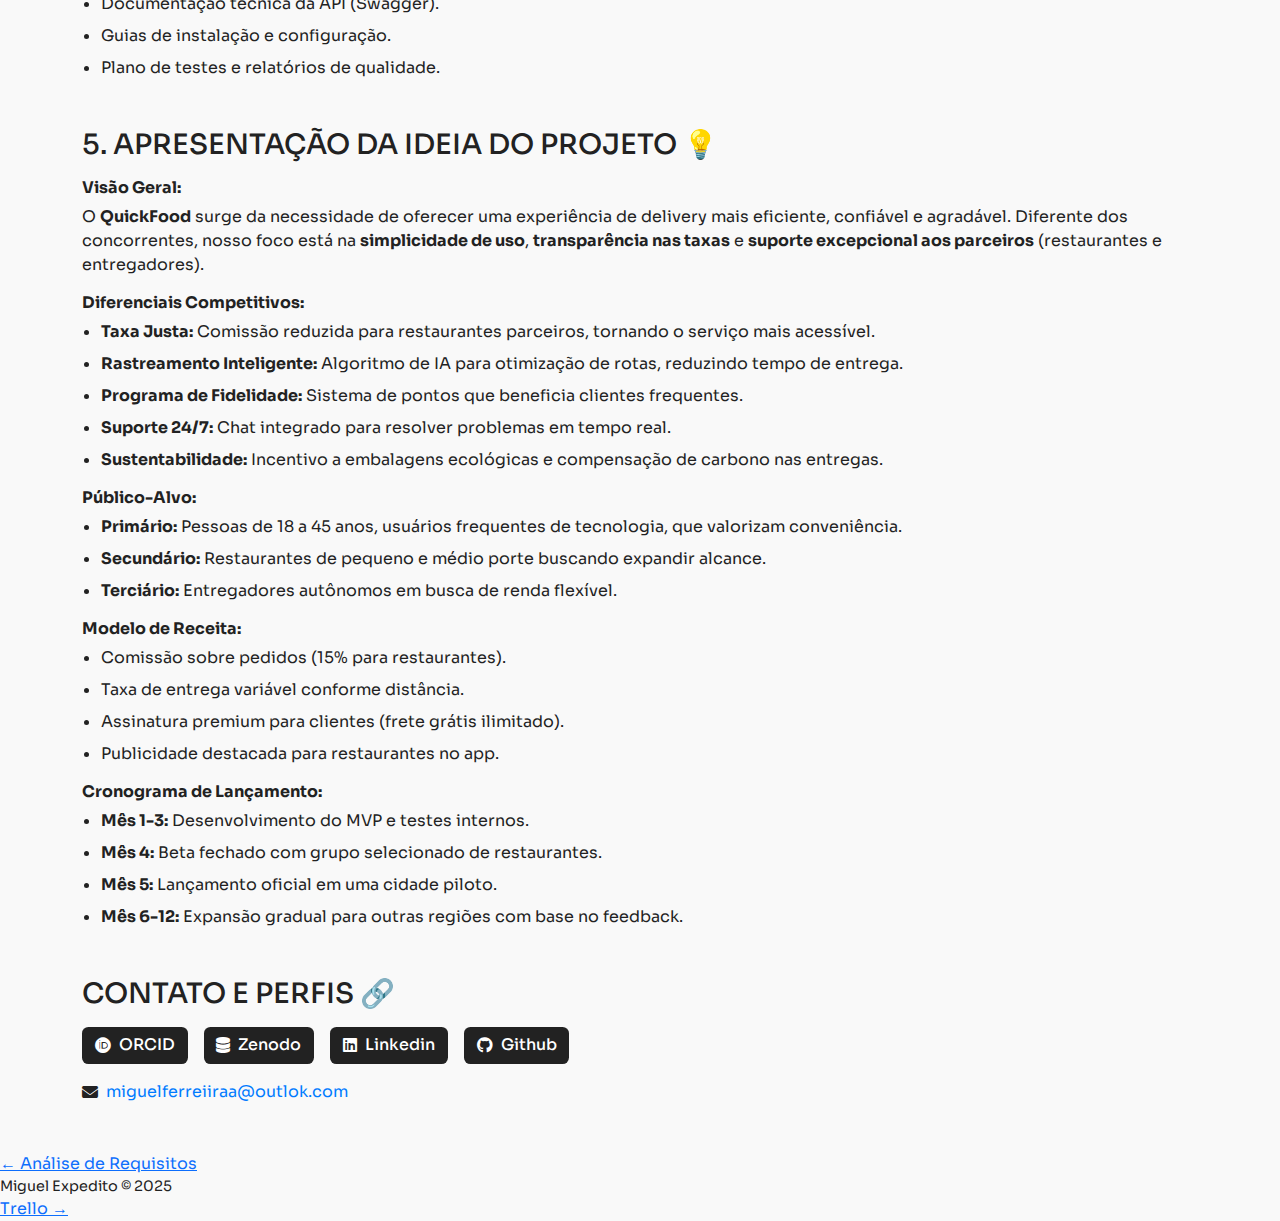
<file: projeto_delivery.html>
<!DOCTYPE html>
<html lang="pt-BR">

<head>
    <meta charset="UTF-8" />
    <meta name="viewport" content="width=device-width, initial-scale=1.0" />
    <title>Projeto - Sistema de Delivery</title>

    <!-- Google Fonts - Sora -->
    <link href="https://fonts.googleapis.com/css2?family=Sora:wght@400;600;700&display=swap" rel="stylesheet" />
    <link rel="icon" type="image/png" sizes="16x16" href="/favicon-16x16.png">
    <link rel="icon" type="image/png" sizes="32x32" href="/favicon-32x32.png">
    <link rel="apple-touch-icon" sizes="180x180" href="/apple-touch-icon-180x180.png">

    <!-- Bootstrap CSS -->
    <link href="https://cdn.jsdelivr.net/npm/bootstrap@5.3.3/dist/css/bootstrap.min.css" rel="stylesheet" />

    <!-- Bootstrap Icons -->
    <link href="https://cdn.jsdelivr.net/npm/bootstrap-icons@1.11.3/font/bootstrap-icons.css" rel="stylesheet" />

    <!-- Font Awesome -->
    <link href="https://cdnjs.cloudflare.com/ajax/libs/font-awesome/6.4.0/css/all.min.css" rel="stylesheet">

    <!-- CSS Custom -->
    <link rel="stylesheet" href="./css/style.css" />
</head>

<body class="light-theme">
    <header class="navbar navbar-expand-lg navbar-dark bg-dark fixed-top shadow-sm px-4 py-3">
        <div class="container-fluid">
            <a class="navbar-brand fw-bold" href="projeto_delivery.html">Sistema de Delivery</a>

            <button id="theme-toggle" class="btn btn-sm btn-outline-light me-2" title="Alternar tema">
                <i class="bi bi-brightness-high-fill" id="theme-icon"></i>
            </button>

            <button class="navbar-toggler" type="button" data-bs-toggle="collapse" data-bs-target="#navbarNav"
                aria-controls="navbarNav" aria-expanded="false" aria-label="Toggle navigation">
                <span class="navbar-toggler-icon"></span>
            </button>

            <nav class="collapse navbar-collapse" id="navbarNav">
                <ul class="navbar-nav ms-auto">
                    <li class="nav-item"><a class="nav-link" href="#ideia">Ideia do Projeto</a></li>
                    <li class="nav-item"><a class="nav-link" href="#ciclo">Ciclo de Vida</a></li>
                    <li class="nav-item"><a class="nav-link" href="#equipe">Equipe</a></li>
                    <li class="nav-item"><a class="nav-link" href="#produto">Produto Final</a></li>
                    <li class="nav-item"><a class="nav-link" href="#apresentacao">Apresentação</a></li>
                    <li class="nav-item"><a class="nav-link" href="#contact">Contato</a></li>
                </ul>
            </nav>
        </div>
    </header>

    <div class="mt-5 pt-4"></div>

    <!-- IMAGEM PRINCIPAL -->
    <section class="image-section text-center my-4">
        <img src="./assets/img/deli.png" alt="Sistema de Delivery" class="img-fluid rounded shadow-sm">
    </section>

    <!-- CONTEÚDO -->
    <main class="container my-5">
        <section id="ideia" class="mb-5">
            <h3>1. IDEIA DO SOFTWARE 🚀</h3>
            <h5 class="mt-3"><strong>QuickFood - Sistema de Delivery Inteligente</strong></h5>
            <p>
                O <strong>QuickFood</strong> é um sistema completo de delivery de alimentos que conecta
                <strong>restaurantes,
                    entregadores e clientes</strong> em uma única plataforma integrada. O objetivo é facilitar o
                processo de pedidos
                online, otimizar rotas de entrega e proporcionar uma experiência de usuário superior.
            </p>

            <h6 class="mt-3"><strong>Tipo de Software:</strong></h6>
            <ul>
                <li><strong>Aplicativo Mobile:</strong> Para clientes (Android e iOS) e entregadores.</li>
                <li><strong>Sistema Web:</strong> Para restaurantes gerenciarem pedidos e cardápios.</li>
                <li><strong>Painel Administrativo:</strong> Para gestão geral da plataforma.</li>
            </ul>

            <h6 class="mt-3"><strong>Principais Funcionalidades:</strong></h6>
            <ul>
                <li>Cadastro e autenticação de usuários (clientes, restaurantes, entregadores).</li>
                <li>Busca e filtragem de restaurantes por categoria, localização e avaliação.</li>
                <li>Montagem de pedidos com personalização de itens.</li>
                <li>Sistema de pagamento integrado (cartão, PIX, dinheiro).</li>
                <li>Rastreamento em tempo real do pedido e entregador.</li>
                <li>Sistema de avaliações e comentários.</li>
                <li>Notificações push sobre status do pedido.</li>
                <li>Gestão de promoções e cupons de desconto.</li>
            </ul>
        </section>

        <section id="ciclo" class="mb-5">
            <h3>2. MODELO DE CICLO DE VIDA 🔄</h3>
            <h5 class="mt-3"><strong>Modelo Escolhido: Scrum (Metodologia Ágil)</strong></h5>

            <h6 class="mt-3"><strong>Por quê Scrum?</strong></h6>
            <p>
                O modelo <strong>Scrum</strong> foi escolhido pelos seguintes motivos:
            </p>
            <ul>
                <li><strong>Entregas Incrementais:</strong> Permite lançar funcionalidades prioritárias rapidamente (MVP
                    - Produto Mínimo Viável)
                    e coletar feedback dos usuários reais antes de investir em todas as features.</li>
                <li><strong>Flexibilidade:</strong> O mercado de delivery é dinâmico. O Scrum permite ajustar
                    prioridades conforme
                    surgem novas demandas ou mudanças no comportamento do usuário.</li>
                <li><strong>Colaboração Contínua:</strong> Com sprints de 2 semanas, a equipe se mantém alinhada e
                    problemas
                    são identificados e resolvidos rapidamente.</li>
                <li><strong>Redução de Riscos:</strong> Entregas frequentes diminuem o risco de desenvolver
                    funcionalidades
                    que não atendem às expectativas do cliente.</li>
                <li><strong>Transparência:</strong> Daily meetings e retrospectivas garantem comunicação clara entre
                    todos os membros da equipe.</li>
            </ul>

            <h6 class="mt-3"><strong>Estrutura de Sprints:</strong></h6>
            <ul>
                <li><strong>Sprint 1-2:</strong> MVP - Cadastro, login, listagem de restaurantes, pedido básico.</li>
                <li><strong>Sprint 3-4:</strong> Sistema de pagamento e notificações.</li>
                <li><strong>Sprint 5-6:</strong> Rastreamento em tempo real e avaliações.</li>
                <li><strong>Sprint 7+:</strong> Funcionalidades avançadas (cupons, programa de fidelidade, chat).</li>
            </ul>
        </section>

        <section id="equipe" class="mb-5">
            <h3>3. FUNÇÕES NECESSÁRIAS NA EQUIPE 👥</h3>
            <p>Para o desenvolvimento do QuickFood, a equipe ideal seria composta por:</p>

            <div class="table-responsive mt-3">
                <table class="table table-bordered table-striped">
                    <thead class="table-dark">
                        <tr>
                            <th>Função</th>
                            <th>Responsabilidades</th>
                            <th>Quantidade</th>
                        </tr>
                    </thead>
                    <tbody>
                        <tr>
                            <td><strong>Product Owner (PO)</strong></td>
                            <td>Definir visão do produto, priorizar backlog, validar entregas com stakeholders.</td>
                            <td>1</td>
                        </tr>
                        <tr>
                            <td><strong>Scrum Master</strong></td>
                            <td>Facilitar cerimônias do Scrum, remover impedimentos, garantir que a equipe siga as
                                práticas ágeis.</td>
                            <td>1</td>
                        </tr>
                        <tr>
                            <td><strong>Desenvolvedor Mobile</strong></td>
                            <td>Desenvolver aplicativos Android e iOS (React Native ou Flutter).</td>
                            <td>2</td>
                        </tr>
                        <tr>
                            <td><strong>Desenvolvedor Back-end</strong></td>
                            <td>Criar APIs RESTful, gerenciar banco de dados, implementar lógica de negócio (Node.js,
                                Python, Java).</td>
                            <td>2</td>
                        </tr>
                        <tr>
                            <td><strong>Desenvolvedor Front-end Web</strong></td>
                            <td>Desenvolver painel web para restaurantes (React, Vue.js ou Angular).</td>
                            <td>1</td>
                        </tr>
                        <tr>
                            <td><strong>Designer UI/UX</strong></td>
                            <td>Criar interfaces intuitivas, realizar testes de usabilidade, desenvolver protótipos.
                            </td>
                            <td>1</td>
                        </tr>
                        <tr>
                            <td><strong>Engenheiro de QA</strong></td>
                            <td>Realizar testes automatizados e manuais, garantir qualidade do software.</td>
                            <td>1</td>
                        </tr>
                        <tr>
                            <td><strong>DevOps Engineer</strong></td>
                            <td>Configurar infraestrutura em nuvem (AWS, Google Cloud), CI/CD, monitoramento.</td>
                            <td>1</td>
                        </tr>
                        <tr>
                            <td><strong>Analista de Dados</strong></td>
                            <td>Analisar métricas de uso, comportamento do usuário e performance do sistema.</td>
                            <td>1</td>
                        </tr>
                    </tbody>
                </table>
            </div>
            <p class="mt-3"><strong>Total da equipe:</strong> 11 profissionais</p>
        </section>

        <section id="produto" class="mb-5">
            <h3>4. PRODUTO FINAL ESPERADO 🎯</h3>
            <p>Ao final do desenvolvimento, o QuickFood deverá entregar:</p>

            <h6 class="mt-3"><strong>Componentes do Sistema:</strong></h6>
            <ul>
                <li><strong>App Mobile Cliente:</strong> Disponível na Google Play e App Store, com interface intuitiva,
                    sistema de busca eficiente e rastreamento em tempo real.</li>
                <li><strong>App Mobile Entregador:</strong> Com sistema de notificação de novos pedidos, GPS integrado
                    para otimização de rotas e histórico de entregas.</li>
                <li><strong>Painel Web Restaurante:</strong> Para gestão de cardápio, pedidos, relatórios de vendas
                    e configurações do estabelecimento.</li>
                <li><strong>Painel Administrativo:</strong> Dashboard para gestão de usuários, moderação de avaliações,
                    análise de métricas e resolução de conflitos.</li>
            </ul>

            <h6 class="mt-3"><strong>Características Técnicas:</strong></h6>
            <ul>
                <li><strong>Arquitetura:</strong> Microsserviços escaláveis hospedados em nuvem.</li>
                <li><strong>Banco de Dados:</strong> PostgreSQL para dados relacionais, Redis para cache.</li>
                <li><strong>Segurança:</strong> Autenticação JWT, criptografia SSL/TLS, conformidade com LGPD.</li>
                <li><strong>Performance:</strong> Tempo de carregamento inferior a 2 segundos, suporte a milhares de
                    usuários simultâneos.</li>
                <li><strong>Integração:</strong> APIs de pagamento (Stripe, Mercado Pago), Google Maps, serviços de
                    notificação push.</li>
            </ul>

            <h6 class="mt-3"><strong>Documentação:</strong></h6>
            <ul>
                <li>Manual do usuário e tutoriais em vídeo.</li>
                <li>Documentação técnica da API (Swagger).</li>
                <li>Guias de instalação e configuração.</li>
                <li>Plano de testes e relatórios de qualidade.</li>
            </ul>
        </section>

        <section id="apresentacao" class="mb-5">
            <h3>5. APRESENTAÇÃO DA IDEIA DO PROJETO 💡</h3>

            <h6 class="mt-3"><strong>Visão Geral:</strong></h6>
            <p>
                O <strong>QuickFood</strong> surge da necessidade de oferecer uma experiência de delivery mais
                eficiente,
                confiável e agradável. Diferente dos concorrentes, nosso foco está na <strong>simplicidade de
                    uso</strong>,
                <strong>transparência nas taxas</strong> e <strong>suporte excepcional aos parceiros</strong>
                (restaurantes e entregadores).
            </p>

            <h6 class="mt-3"><strong>Diferenciais Competitivos:</strong></h6>
            <ul>
                <li><strong>Taxa Justa:</strong> Comissão reduzida para restaurantes parceiros, tornando o serviço mais
                    acessível.</li>
                <li><strong>Rastreamento Inteligente:</strong> Algoritmo de IA para otimização de rotas, reduzindo tempo
                    de entrega.</li>
                <li><strong>Programa de Fidelidade:</strong> Sistema de pontos que beneficia clientes frequentes.</li>
                <li><strong>Suporte 24/7:</strong> Chat integrado para resolver problemas em tempo real.</li>
                <li><strong>Sustentabilidade:</strong> Incentivo a embalagens ecológicas e compensação de carbono nas
                    entregas.</li>
            </ul>

            <h6 class="mt-3"><strong>Público-Alvo:</strong></h6>
            <ul>
                <li><strong>Primário:</strong> Pessoas de 18 a 45 anos, usuários frequentes de tecnologia, que valorizam
                    conveniência.</li>
                <li><strong>Secundário:</strong> Restaurantes de pequeno e médio porte buscando expandir alcance.</li>
                <li><strong>Terciário:</strong> Entregadores autônomos em busca de renda flexível.</li>
            </ul>

            <h6 class="mt-3"><strong>Modelo de Receita:</strong></h6>
            <ul>
                <li>Comissão sobre pedidos (15% para restaurantes).</li>
                <li>Taxa de entrega variável conforme distância.</li>
                <li>Assinatura premium para clientes (frete grátis ilimitado).</li>
                <li>Publicidade destacada para restaurantes no app.</li>
            </ul>

            <h6 class="mt-3"><strong>Cronograma de Lançamento:</strong></h6>
            <ul>
                <li><strong>Mês 1-3:</strong> Desenvolvimento do MVP e testes internos.</li>
                <li><strong>Mês 4:</strong> Beta fechado com grupo selecionado de restaurantes.</li>
                <li><strong>Mês 5:</strong> Lançamento oficial em uma cidade piloto.</li>
                <li><strong>Mês 6-12:</strong> Expansão gradual para outras regiões com base no feedback.</li>
            </ul>
        </section>

        <!-- SEÇÃO DE CONTATO E PERFIS -->
        <section id="contact" class="mb-5">
            <h3>CONTATO E PERFIS 🔗</h3>

            <div class="profile-links mb-3">
                <a href="https://orcid.org/0009-0003-5991-5520" target="_blank" title="ORCID">
                    <i class="fab fa-orcid"></i> ORCID
                </a>
                <a href="https://zenodo.org/users/miguel-ferreira" target="_blank" title="Zenodo">
                    <i class="fas fa-database"></i> Zenodo
                </a>
                <a href="https://www.linkedin.com/in/miguel-expedito-2aa2a9164/" target="_blank" title="Linkedin">
                    <i class="fab fa-linkedin"></i> Linkedin
                </a>
                <a href="https://github.com/migueleaferreira" target="_blank" title="GitHub">
                    <i class="fab fa-github"></i> Github
                </a>
            </div>

            <div class="contact-info">
                <p>
                    <i class="fas fa-envelope"></i>
                    <a href="mailto:miguelferreiiraa@outlok.com">miguelferreiiraa@outlok.com</a>
                </p>
            </div>
        </section>
    </main>


    <footer>
        <div class="footer-container">
            <a href="analise_requisitos.html" class="footer-link left">← Análise de Requisitos</a>
            <p class="footer-name">Miguel Expedito © 2025</p>
            <a href="trello.html" class="footer-link right">Trello →</a>
        </div>
    </footer>



    <script src="https://cdn.jsdelivr.net/npm/bootstrap@5.3.3/dist/js/bootstrap.bundle.min.js"></script>
    <script src="./js/script.js"></script>
</body>

</html>
</file>
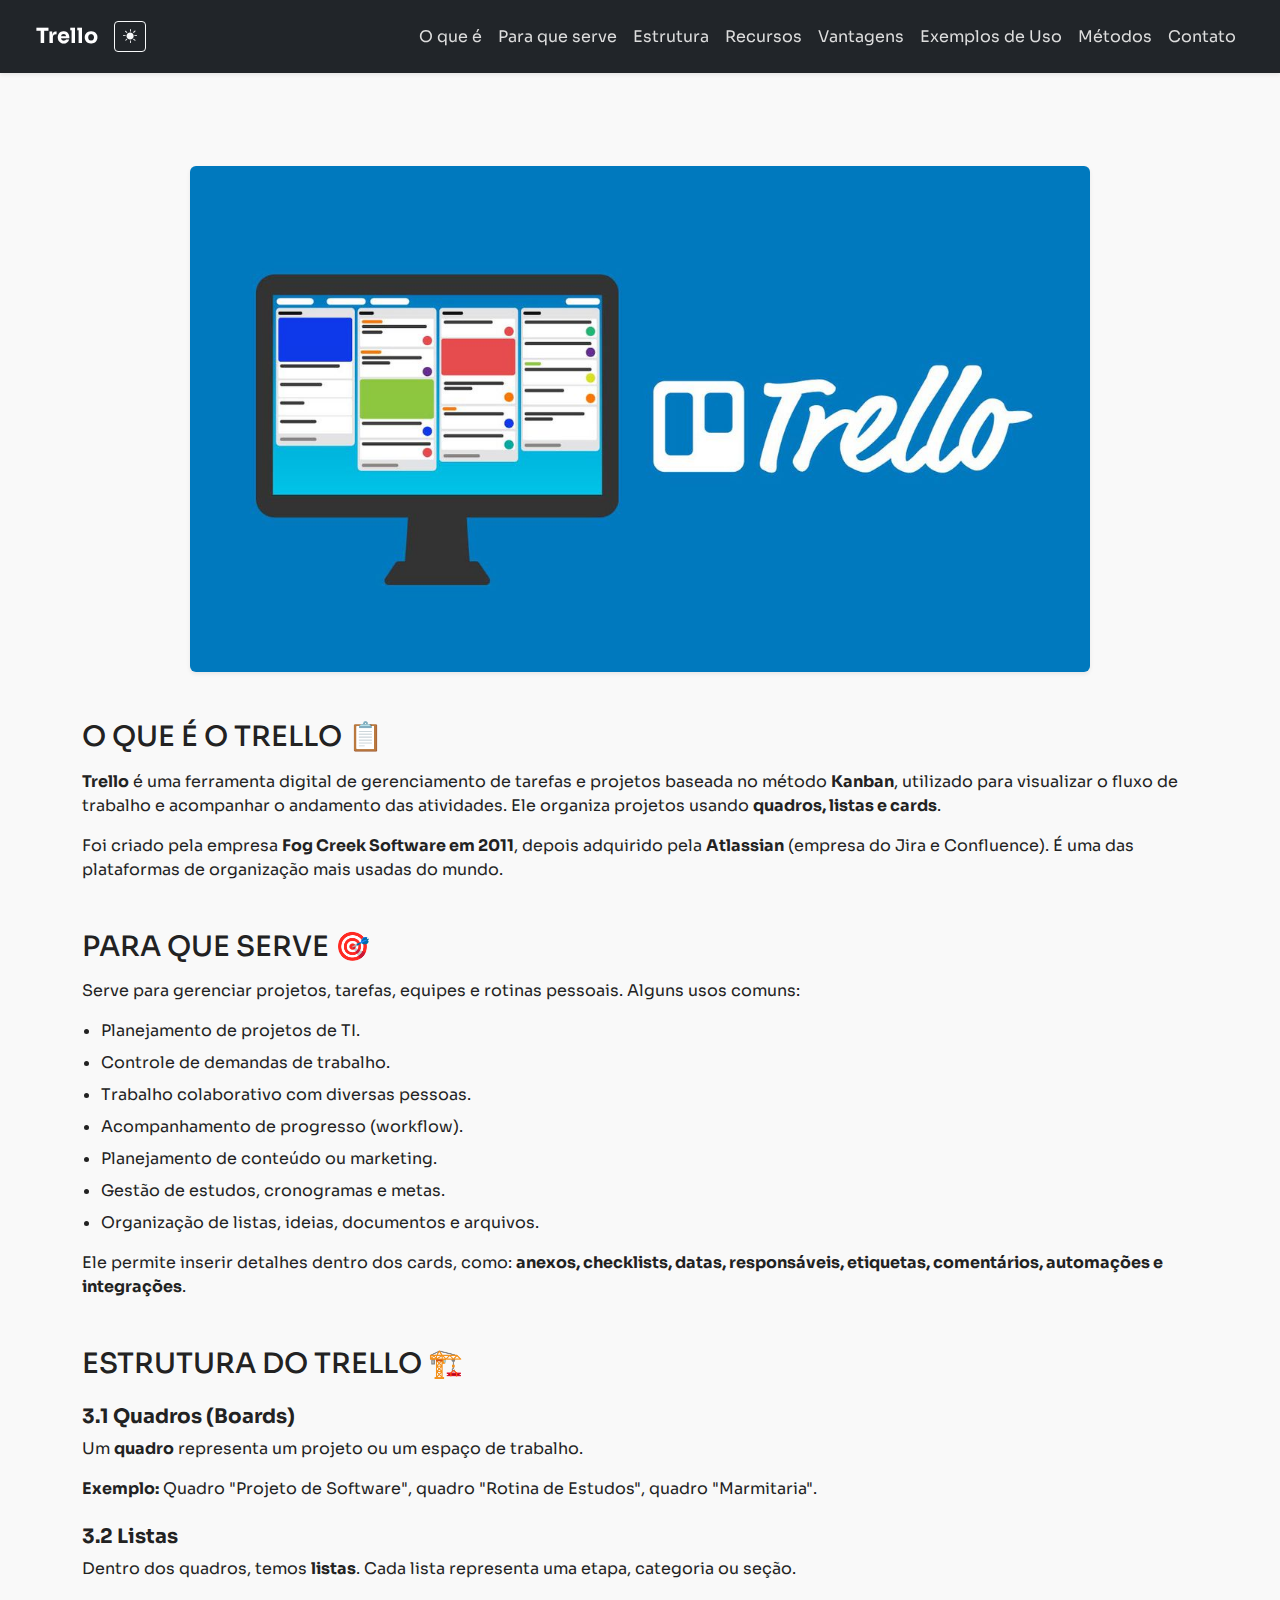
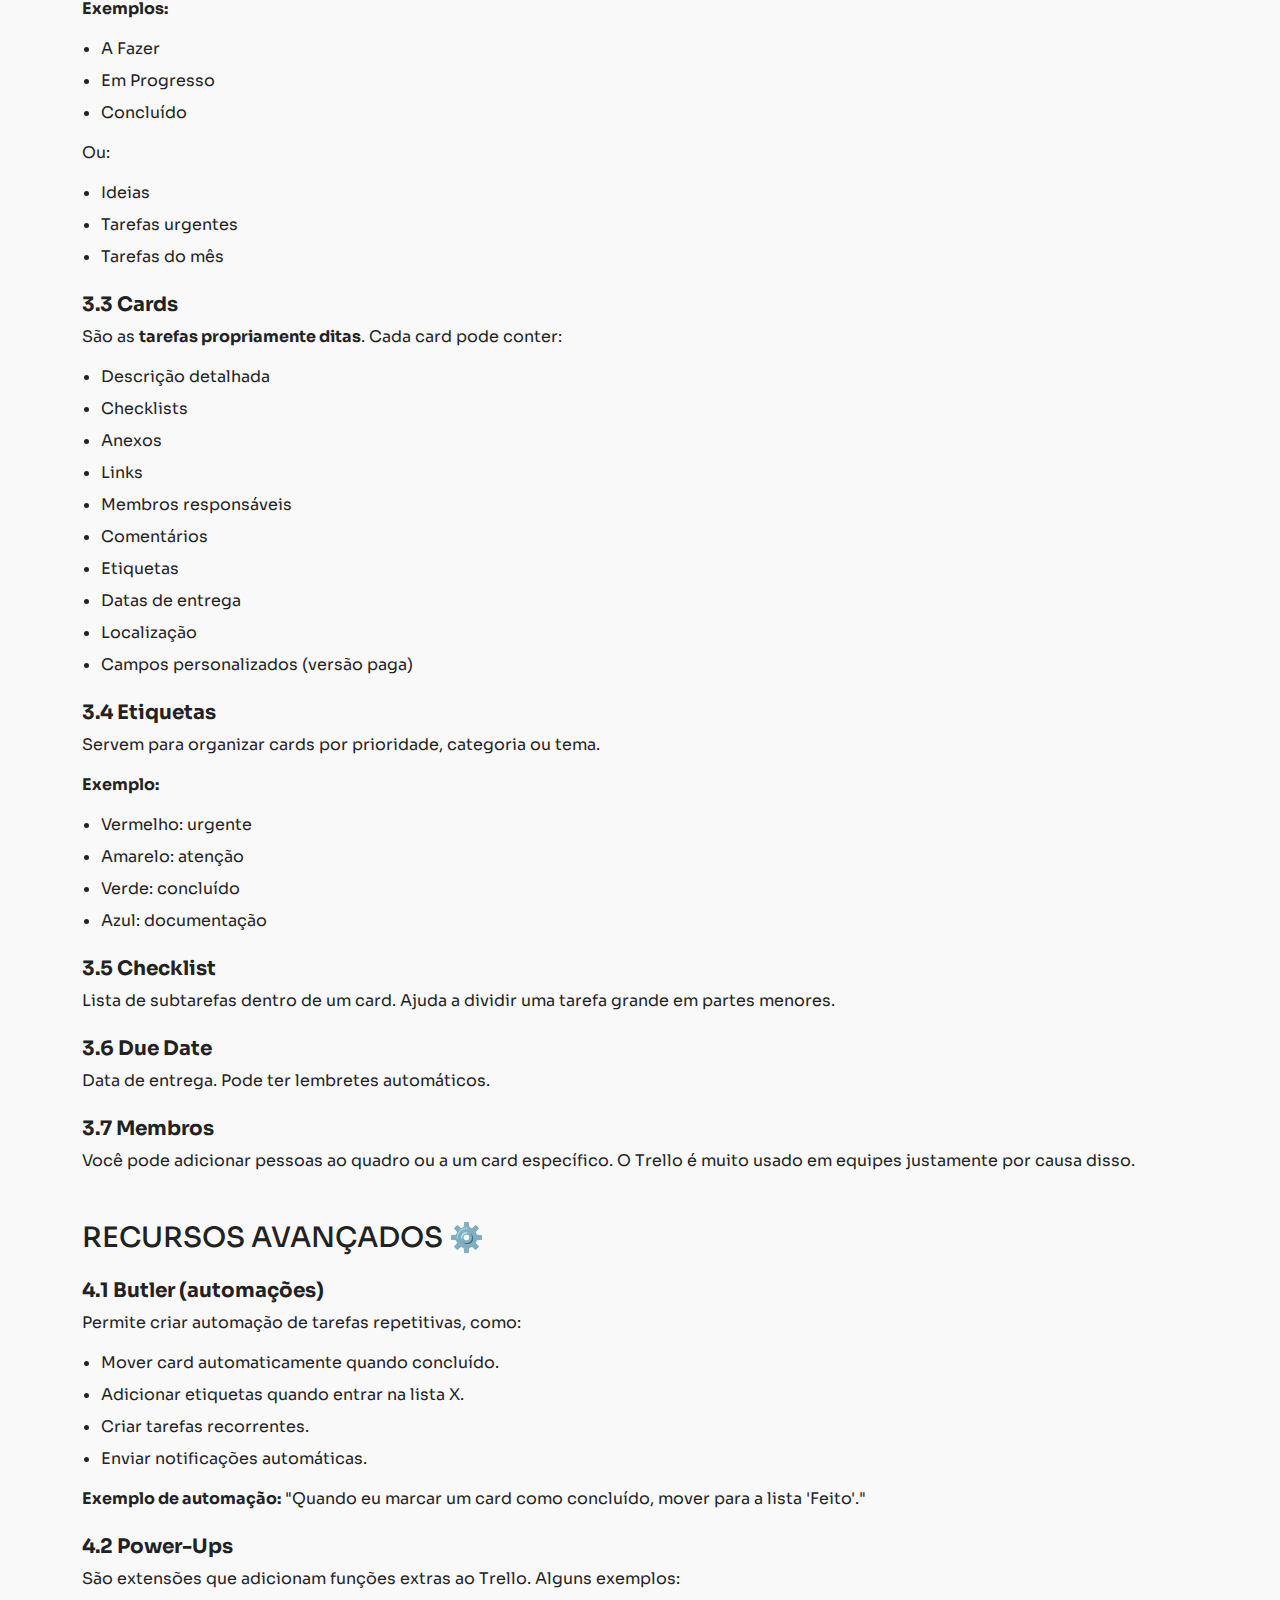
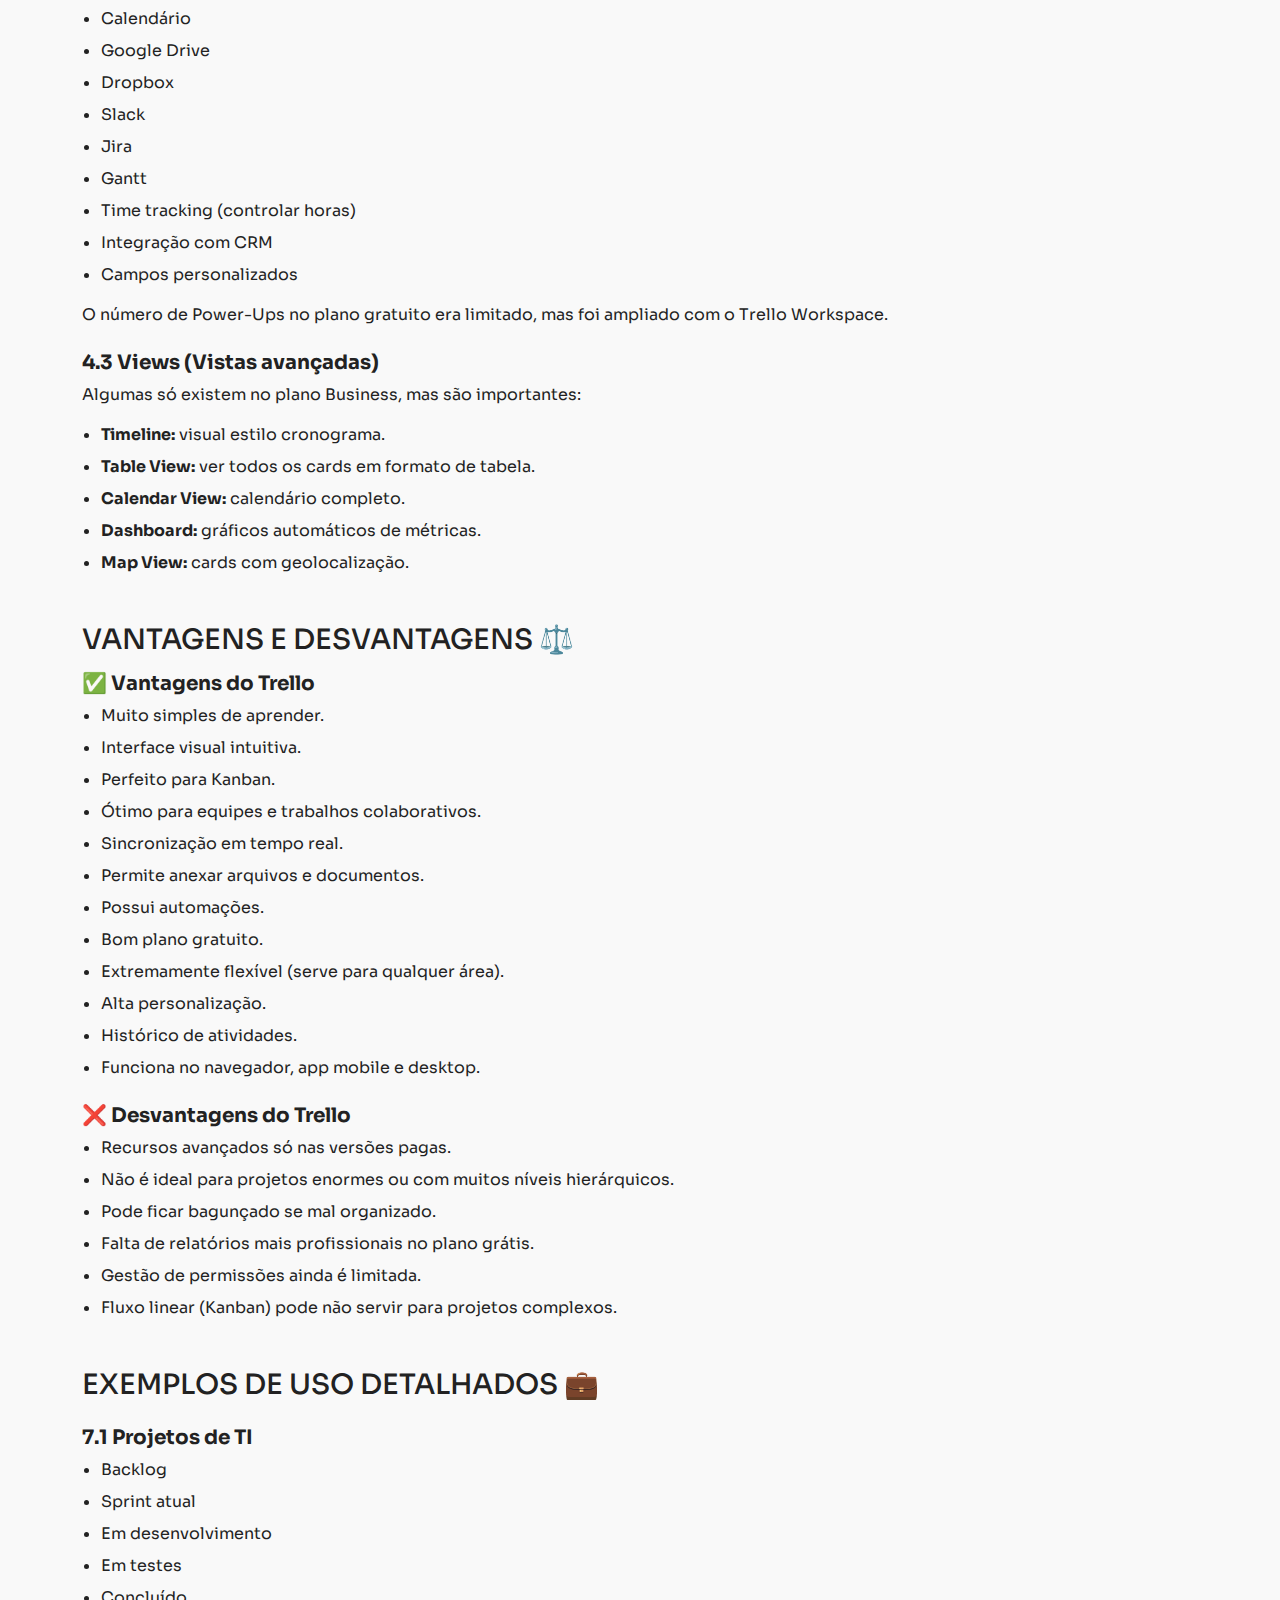
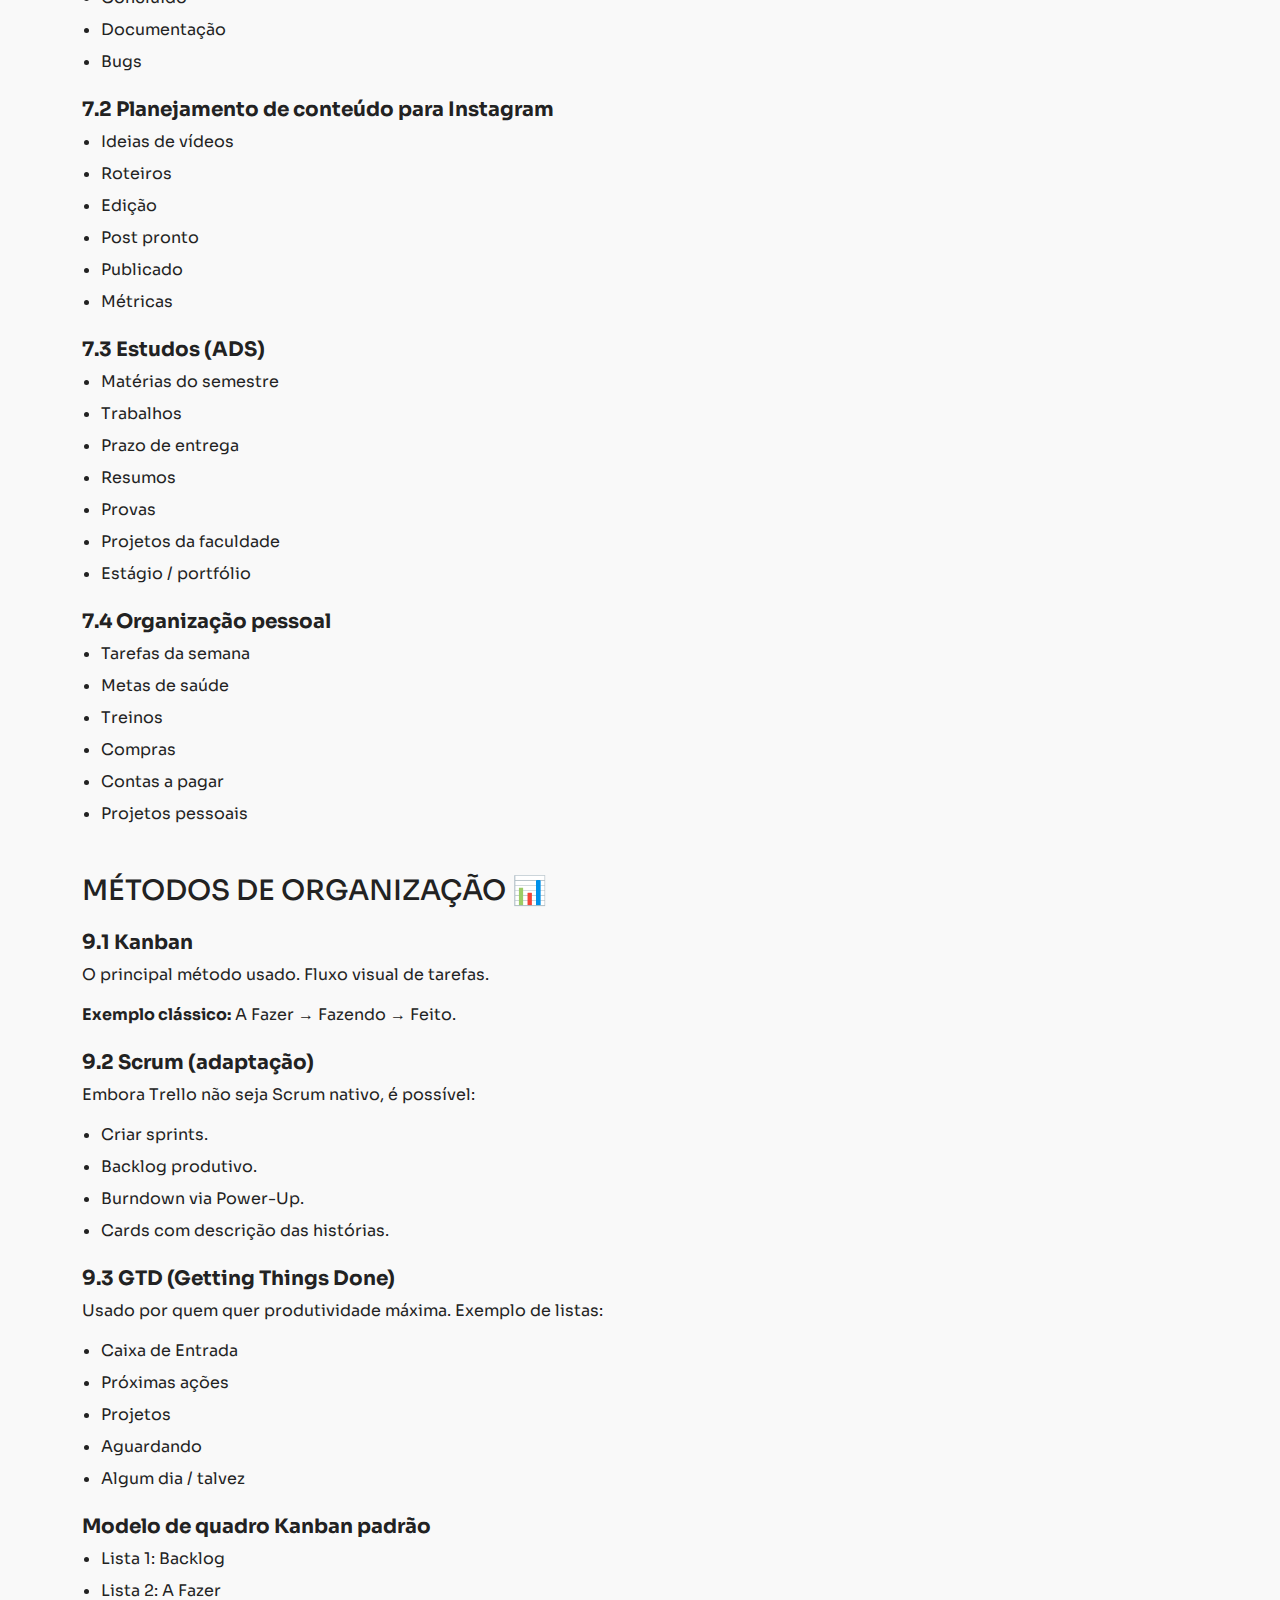
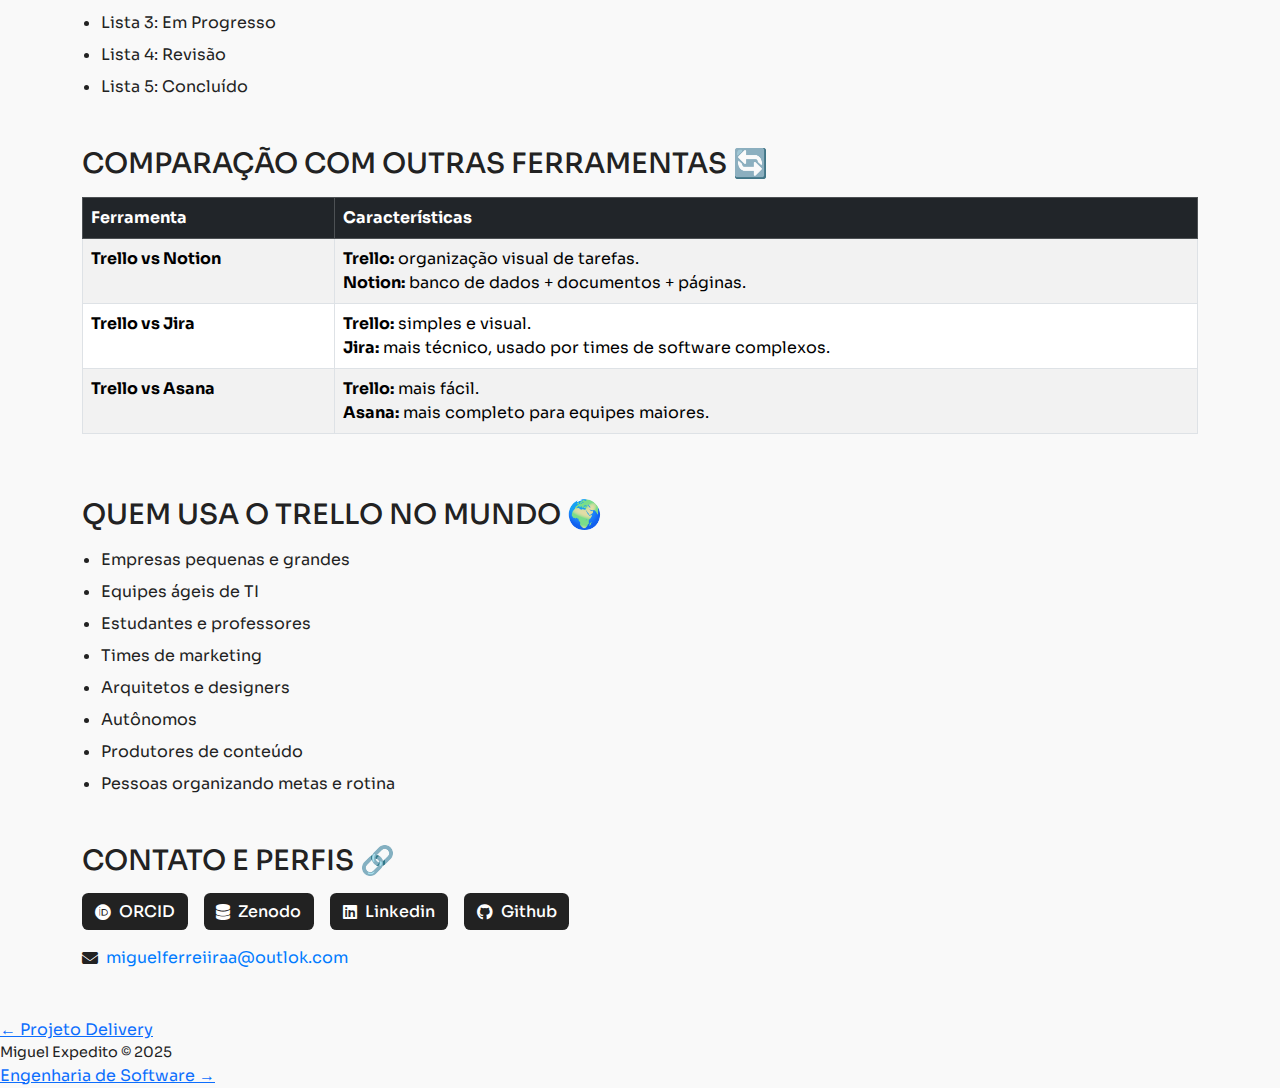
<file: trello.html>
<!DOCTYPE html>
<html lang="pt-BR">

<head>
    <meta charset="UTF-8" />
    <meta name="viewport" content="width=device-width, initial-scale=1.0" />
    <title>Trello </title>

    <!-- Google Fonts - Sora -->
    <link href="https://fonts.googleapis.com/css2?family=Sora:wght@400;600;700&display=swap" rel="stylesheet" />
    <link rel="icon" type="image/png" sizes="16x16" href="/favicon-16x16.png">
    <link rel="icon" type="image/png" sizes="32x32" href="/favicon-32x32.png">
    <link rel="apple-touch-icon" sizes="180x180" href="/apple-touch-icon-180x180.png">

    <!-- Bootstrap CSS -->
    <link href="https://cdn.jsdelivr.net/npm/bootstrap@5.3.3/dist/css/bootstrap.min.css" rel="stylesheet" />

    <!-- Bootstrap Icons -->
    <link href="https://cdn.jsdelivr.net/npm/bootstrap-icons@1.11.3/font/bootstrap-icons.css" rel="stylesheet" />

    <!-- Font Awesome -->
    <link href="https://cdnjs.cloudflare.com/ajax/libs/font-awesome/6.4.0/css/all.min.css" rel="stylesheet">

    <!-- CSS Custom -->
    <link rel="stylesheet" href="./css/style.css" />
</head>

<body class="light-theme">
    <header class="navbar navbar-expand-lg navbar-dark bg-dark fixed-top shadow-sm px-4 py-3">
        <div class="container-fluid">
            <a class="navbar-brand fw-bold" href="index.html">Trello</a>

            <button id="theme-toggle" class="btn btn-sm btn-outline-light me-2" title="Alternar tema">
                <i class="bi bi-brightness-high-fill" id="theme-icon"></i>
            </button>

            <button class="navbar-toggler" type="button" data-bs-toggle="collapse" data-bs-target="#navbarNav"
                aria-controls="navbarNav" aria-expanded="false" aria-label="Toggle navigation">
                <span class="navbar-toggler-icon"></span>
            </button>

            <nav class="collapse navbar-collapse" id="navbarNav">
                <ul class="navbar-nav ms-auto">
                    <li class="nav-item"><a class="nav-link" href="#oque">O que é</a></li>
                    <li class="nav-item"><a class="nav-link" href="#serve">Para que serve</a></li>
                    <li class="nav-item"><a class="nav-link" href="#estrutura">Estrutura</a></li>
                    <li class="nav-item"><a class="nav-link" href="#recursos">Recursos</a></li>
                    <li class="nav-item"><a class="nav-link" href="#vantagens">Vantagens</a></li>
                    <li class="nav-item"><a class="nav-link" href="#exemplos">Exemplos de Uso</a></li>
                    <li class="nav-item"><a class="nav-link" href="#metodos">Métodos</a></li>
                    <li class="nav-item"><a class="nav-link" href="#contact">Contato</a></li>
                </ul>
            </nav>
        </div>
    </header>

    <div class="mt-5 pt-4"></div>

    <!-- IMAGEM PRINCIPAL -->
    <section class="image-section text-center my-4">
        <img src="./assets/img/trello.jpg" alt="Trello - Gerenciamento de Projetos" class="img-fluid rounded shadow-sm">
    </section>

    <!-- CONTEÚDO -->
    <main class="container my-5">
        <section id="oque" class="mb-5">
            <h3>O QUE É O TRELLO 📋</h3>
            <p>
                <strong>Trello</strong> é uma ferramenta digital de gerenciamento de tarefas e projetos baseada no
                método
                <strong>Kanban</strong>, utilizado para visualizar o fluxo de trabalho e acompanhar o andamento das
                atividades.
                Ele organiza projetos usando <strong>quadros, listas e cards</strong>.
            </p>
            <p>
                Foi criado pela empresa <strong>Fog Creek Software em 2011</strong>, depois adquirido pela
                <strong>Atlassian</strong> (empresa do Jira e Confluence). É uma das plataformas de organização mais
                usadas do mundo.
            </p>
        </section>

        <section id="serve" class="mb-5">
            <h3>PARA QUE SERVE 🎯</h3>
            <p>Serve para gerenciar projetos, tarefas, equipes e rotinas pessoais. Alguns usos comuns:</p>
            <ul>
                <li>Planejamento de projetos de TI.</li>
                <li>Controle de demandas de trabalho.</li>
                <li>Trabalho colaborativo com diversas pessoas.</li>
                <li>Acompanhamento de progresso (workflow).</li>
                <li>Planejamento de conteúdo ou marketing.</li>
                <li>Gestão de estudos, cronogramas e metas.</li>
                <li>Organização de listas, ideias, documentos e arquivos.</li>
            </ul>
            <p class="mt-3">
                Ele permite inserir detalhes dentro dos cards, como: <strong>anexos, checklists, datas, responsáveis,
                    etiquetas, comentários, automações e integrações</strong>.
            </p>
        </section>

        <section id="estrutura" class="mb-5">
            <h3>ESTRUTURA DO TRELLO 🏗️</h3>

            <h5 class="mt-4"><strong>3.1 Quadros (Boards)</strong></h5>
            <p>
                Um <strong>quadro</strong> representa um projeto ou um espaço de trabalho.
            </p>
            <p><strong>Exemplo:</strong> Quadro "Projeto de Software", quadro "Rotina de Estudos", quadro "Marmitaria".
            </p>

            <h5 class="mt-4"><strong>3.2 Listas</strong></h5>
            <p>Dentro dos quadros, temos <strong>listas</strong>. Cada lista representa uma etapa, categoria ou seção.
            </p>
            <p><strong>Exemplos:</strong></p>
            <ul>
                <li>A Fazer</li>
                <li>Em Progresso</li>
                <li>Concluído</li>
            </ul>
            <p>Ou:</p>
            <ul>
                <li>Ideias</li>
                <li>Tarefas urgentes</li>
                <li>Tarefas do mês</li>
            </ul>

            <h5 class="mt-4"><strong>3.3 Cards</strong></h5>
            <p>São as <strong>tarefas propriamente ditas</strong>. Cada card pode conter:</p>
            <ul>
                <li>Descrição detalhada</li>
                <li>Checklists</li>
                <li>Anexos</li>
                <li>Links</li>
                <li>Membros responsáveis</li>
                <li>Comentários</li>
                <li>Etiquetas</li>
                <li>Datas de entrega</li>
                <li>Localização</li>
                <li>Campos personalizados (versão paga)</li>
            </ul>

            <h5 class="mt-4"><strong>3.4 Etiquetas</strong></h5>
            <p>Servem para organizar cards por prioridade, categoria ou tema.</p>
            <p><strong>Exemplo:</strong></p>
            <ul>
                <li>Vermelho: urgente</li>
                <li>Amarelo: atenção</li>
                <li>Verde: concluído</li>
                <li>Azul: documentação</li>
            </ul>

            <h5 class="mt-4"><strong>3.5 Checklist</strong></h5>
            <p>Lista de subtarefas dentro de um card. Ajuda a dividir uma tarefa grande em partes menores.</p>

            <h5 class="mt-4"><strong>3.6 Due Date</strong></h5>
            <p>Data de entrega. Pode ter lembretes automáticos.</p>

            <h5 class="mt-4"><strong>3.7 Membros</strong></h5>
            <p>
                Você pode adicionar pessoas ao quadro ou a um card específico. O Trello é muito usado em equipes
                justamente por causa disso.
            </p>
        </section>

        <section id="recursos" class="mb-5">
            <h3>RECURSOS AVANÇADOS ⚙️</h3>

            <h5 class="mt-4"><strong>4.1 Butler (automações)</strong></h5>
            <p>Permite criar automação de tarefas repetitivas, como:</p>
            <ul>
                <li>Mover card automaticamente quando concluído.</li>
                <li>Adicionar etiquetas quando entrar na lista X.</li>
                <li>Criar tarefas recorrentes.</li>
                <li>Enviar notificações automáticas.</li>
            </ul>
            <p><strong>Exemplo de automação:</strong> "Quando eu marcar um card como concluído, mover para a lista
                'Feito'."</p>

            <h5 class="mt-4"><strong>4.2 Power-Ups</strong></h5>
            <p>São extensões que adicionam funções extras ao Trello. Alguns exemplos:</p>
            <ul>
                <li>Calendário</li>
                <li>Google Drive</li>
                <li>Dropbox</li>
                <li>Slack</li>
                <li>Jira</li>
                <li>Gantt</li>
                <li>Time tracking (controlar horas)</li>
                <li>Integração com CRM</li>
                <li>Campos personalizados</li>
            </ul>
            <p>O número de Power-Ups no plano gratuito era limitado, mas foi ampliado com o Trello Workspace.</p>

            <h5 class="mt-4"><strong>4.3 Views (Vistas avançadas)</strong></h5>
            <p>Algumas só existem no plano Business, mas são importantes:</p>
            <ul>
                <li><strong>Timeline:</strong> visual estilo cronograma.</li>
                <li><strong>Table View:</strong> ver todos os cards em formato de tabela.</li>
                <li><strong>Calendar View:</strong> calendário completo.</li>
                <li><strong>Dashboard:</strong> gráficos automáticos de métricas.</li>
                <li><strong>Map View:</strong> cards com geolocalização.</li>
            </ul>
        </section>

        <section id="vantagens" class="mb-5">
            <h3>VANTAGENS E DESVANTAGENS ⚖️</h3>

            <h5 class="mt-3"><strong>✅ Vantagens do Trello</strong></h5>
            <ul>
                <li>Muito simples de aprender.</li>
                <li>Interface visual intuitiva.</li>
                <li>Perfeito para Kanban.</li>
                <li>Ótimo para equipes e trabalhos colaborativos.</li>
                <li>Sincronização em tempo real.</li>
                <li>Permite anexar arquivos e documentos.</li>
                <li>Possui automações.</li>
                <li>Bom plano gratuito.</li>
                <li>Extremamente flexível (serve para qualquer área).</li>
                <li>Alta personalização.</li>
                <li>Histórico de atividades.</li>
                <li>Funciona no navegador, app mobile e desktop.</li>
            </ul>

            <h5 class="mt-4"><strong>❌ Desvantagens do Trello</strong></h5>
            <ul>
                <li>Recursos avançados só nas versões pagas.</li>
                <li>Não é ideal para projetos enormes ou com muitos níveis hierárquicos.</li>
                <li>Pode ficar bagunçado se mal organizado.</li>
                <li>Falta de relatórios mais profissionais no plano grátis.</li>
                <li>Gestão de permissões ainda é limitada.</li>
                <li>Fluxo linear (Kanban) pode não servir para projetos complexos.</li>
            </ul>
        </section>

        <section id="exemplos" class="mb-5">
            <h3>EXEMPLOS DE USO DETALHADOS 💼</h3>

            <h5 class="mt-4"><strong>7.1 Projetos de TI</strong></h5>
            <ul>
                <li>Backlog</li>
                <li>Sprint atual</li>
                <li>Em desenvolvimento</li>
                <li>Em testes</li>
                <li>Concluído</li>
                <li>Documentação</li>
                <li>Bugs</li>
            </ul>

            <h5 class="mt-4"><strong>7.2 Planejamento de conteúdo para Instagram</strong></h5>
            <ul>
                <li>Ideias de vídeos</li>
                <li>Roteiros</li>
                <li>Edição</li>
                <li>Post pronto</li>
                <li>Publicado</li>
                <li>Métricas</li>
            </ul>

            <h5 class="mt-4"><strong>7.3 Estudos (ADS)</strong></h5>
            <ul>
                <li>Matérias do semestre</li>
                <li>Trabalhos</li>
                <li>Prazo de entrega</li>
                <li>Resumos</li>
                <li>Provas</li>
                <li>Projetos da faculdade</li>
                <li>Estágio / portfólio</li>
            </ul>

            <h5 class="mt-4"><strong>7.4 Organização pessoal</strong></h5>
            <ul>
                <li>Tarefas da semana</li>
                <li>Metas de saúde</li>
                <li>Treinos</li>
                <li>Compras</li>
                <li>Contas a pagar</li>
                <li>Projetos pessoais</li>
            </ul>
        </section>

        <section id="metodos" class="mb-5">
            <h3>MÉTODOS DE ORGANIZAÇÃO 📊</h3>

            <h5 class="mt-4"><strong>9.1 Kanban</strong></h5>
            <p>O principal método usado. Fluxo visual de tarefas.</p>
            <p><strong>Exemplo clássico:</strong> A Fazer → Fazendo → Feito.</p>

            <h5 class="mt-4"><strong>9.2 Scrum (adaptação)</strong></h5>
            <p>Embora Trello não seja Scrum nativo, é possível:</p>
            <ul>
                <li>Criar sprints.</li>
                <li>Backlog produtivo.</li>
                <li>Burndown via Power-Up.</li>
                <li>Cards com descrição das histórias.</li>
            </ul>

            <h5 class="mt-4"><strong>9.3 GTD (Getting Things Done)</strong></h5>
            <p>Usado por quem quer produtividade máxima. Exemplo de listas:</p>
            <ul>
                <li>Caixa de Entrada</li>
                <li>Próximas ações</li>
                <li>Projetos</li>
                <li>Aguardando</li>
                <li>Algum dia / talvez</li>
            </ul>

            <h5 class="mt-4"><strong>Modelo de quadro Kanban padrão</strong></h5>
            <ul>
                <li>Lista 1: Backlog</li>
                <li>Lista 2: A Fazer</li>
                <li>Lista 3: Em Progresso</li>
                <li>Lista 4: Revisão</li>
                <li>Lista 5: Concluído</li>
            </ul>
        </section>

        <section id="comparacao" class="mb-5">
            <h3>COMPARAÇÃO COM OUTRAS FERRAMENTAS 🔄</h3>

            <div class="table-responsive mt-3">
                <table class="table table-bordered table-striped">
                    <thead class="table-dark">
                        <tr>
                            <th>Ferramenta</th>
                            <th>Características</th>
                        </tr>
                    </thead>
                    <tbody>
                        <tr>
                            <td><strong>Trello vs Notion</strong></td>
                            <td>
                                <strong>Trello:</strong> organização visual de tarefas.<br>
                                <strong>Notion:</strong> banco de dados + documentos + páginas.
                            </td>
                        </tr>
                        <tr>
                            <td><strong>Trello vs Jira</strong></td>
                            <td>
                                <strong>Trello:</strong> simples e visual.<br>
                                <strong>Jira:</strong> mais técnico, usado por times de software complexos.
                            </td>
                        </tr>
                        <tr>
                            <td><strong>Trello vs Asana</strong></td>
                            <td>
                                <strong>Trello:</strong> mais fácil.<br>
                                <strong>Asana:</strong> mais completo para equipes maiores.
                            </td>
                        </tr>
                    </tbody>
                </table>
            </div>
        </section>

        <section id="quemusa" class="mb-5">
            <h3>QUEM USA O TRELLO NO MUNDO 🌍</h3>
            <ul>
                <li>Empresas pequenas e grandes</li>
                <li>Equipes ágeis de TI</li>
                <li>Estudantes e professores</li>
                <li>Times de marketing</li>
                <li>Arquitetos e designers</li>
                <li>Autônomos</li>
                <li>Produtores de conteúdo</li>
                <li>Pessoas organizando metas e rotina</li>
            </ul>
        </section>

        <!-- SEÇÃO DE CONTATO E PERFIS -->
        <section id="contact" class="mb-5">
            <h3>CONTATO E PERFIS 🔗</h3>

            <div class="profile-links mb-3">
                <a href="https://orcid.org/0009-0003-5991-5520" target="_blank" title="ORCID">
                    <i class="fab fa-orcid"></i> ORCID
                </a>
                <a href="https://zenodo.org/users/miguel-ferreira" target="_blank" title="Zenodo">
                    <i class="fas fa-database"></i> Zenodo
                </a>
                <a href="https://www.linkedin.com/in/miguel-expedito-2aa2a9164/" target="_blank" title="Linkedin">
                    <i class="fab fa-linkedin"></i> Linkedin
                </a>
                <a href="https://github.com/migueleaferreira" target="_blank" title="GitHub">
                    <i class="fab fa-github"></i> Github
                </a>
            </div>

            <div class="contact-info">
                <p>
                    <i class="fas fa-envelope"></i>
                    <a href="mailto:miguelferreiiraa@outlok.com">miguelferreiiraa@outlok.com</a>
                </p>
            </div>
        </section>
    </main>

    <footer>
        <div class="footer-container">
            <a href="projeto_delivery.html" class="footer-link left">← Projeto Delivery</a>
            <p class="footer-name">Miguel Expedito © 2025</p>
            <a href="engenharia_de_software.html" class="footer-link left">Engenharia de Software →</a>
        </div>
    </footer>

    <script src="https://cdn.jsdelivr.net/npm/bootstrap@5.3.3/dist/js/bootstrap.bundle.min.js"></script>
    <script src="./js/script.js"></script>
</body>

</html>
</file>
<file: css/style.css>
/* ========================================
   BASE GLOBAL
======================================== */
body {
  font-family: "Sora", sans-serif;
  transition: background-color 0.5s, color 0.5s;
  scroll-behavior: smooth;
  padding-top: 70px; /* para compensar header fixo */
}

/* ========================================
   TEMAS
======================================== */
.light-theme {
  background-color: #f9f9f9;
  color: #222;
}

.dark-theme {
  background-color: #111;
  color: #f5f5f5;
}

header,
footer {
  transition: background-color 0.5s, color 0.5s;
}

/* ========================================
   NAVEGAÇÃO
======================================== */
.navbar-brand {
  font-size: 1.3rem;
}

.nav-link {
  color: #ddd !important;
  transition: color 0.3s;
}

.nav-link:hover {
  color: #fff !important;
}

/* ========================================
   FOOTER
======================================== */
footer p {
  margin: 0;
  font-size: 0.9rem;
}

/* ========================================
   IMAGEM PRINCIPAL
======================================== */
.image-section img {
  width: 100%;
  max-width: 900px;
  height: auto;
  border-radius: 1rem;
  box-shadow: 0 4px 12px rgba(0,0,0,0.2);
}

/* ========================================
   SEÇÕES
======================================== */
section h3 {
  margin-bottom: 1rem;
}

section ul, section ol {
  padding-left: 1.2rem;
}

section ul li, section ol li {
  margin-bottom: 0.5rem;
  line-height: 1.5;
}

/* ========================================
   CONTATO E PERFIS
======================================== */
.profile-links {
  display: flex;
  flex-wrap: wrap;
  gap: 1rem;
  margin-bottom: 1rem;
}

.profile-links a {
  display: inline-flex;
  align-items: center;
  gap: 0.5rem;
  padding: 0.4rem 0.8rem;
  background-color: #222;
  color: #fff;
  border-radius: 0.4rem;
  text-decoration: none;
  font-weight: 500;
  transition: background-color 0.3s, color 0.3s;
}

.profile-links a:hover {
  background-color: #444;
  color: #f0f0f0;
}

.contact-info p {
  display: flex;
  align-items: center;
  gap: 0.5rem;
  font-size: 1rem;
}

.contact-info a {
  color: #007bff;
  text-decoration: none;
}

.contact-info a:hover {
  text-decoration: underline;
}

/* ========================================
   RESPONSIVIDADE
======================================== */
@media (max-width: 992px) {
  .navbar-brand {
    font-size: 1rem;
  }

  .image-section img {
    max-width: 90%;
  }

  .profile-links {
    justify-content: center;
  }
}

@media (max-width: 576px) {
  .profile-links {
    flex-direction: column;
    align-items: center;
  }

  .profile-links a {
    width: 80%;
    justify-content: center;
  }
}
</file>
